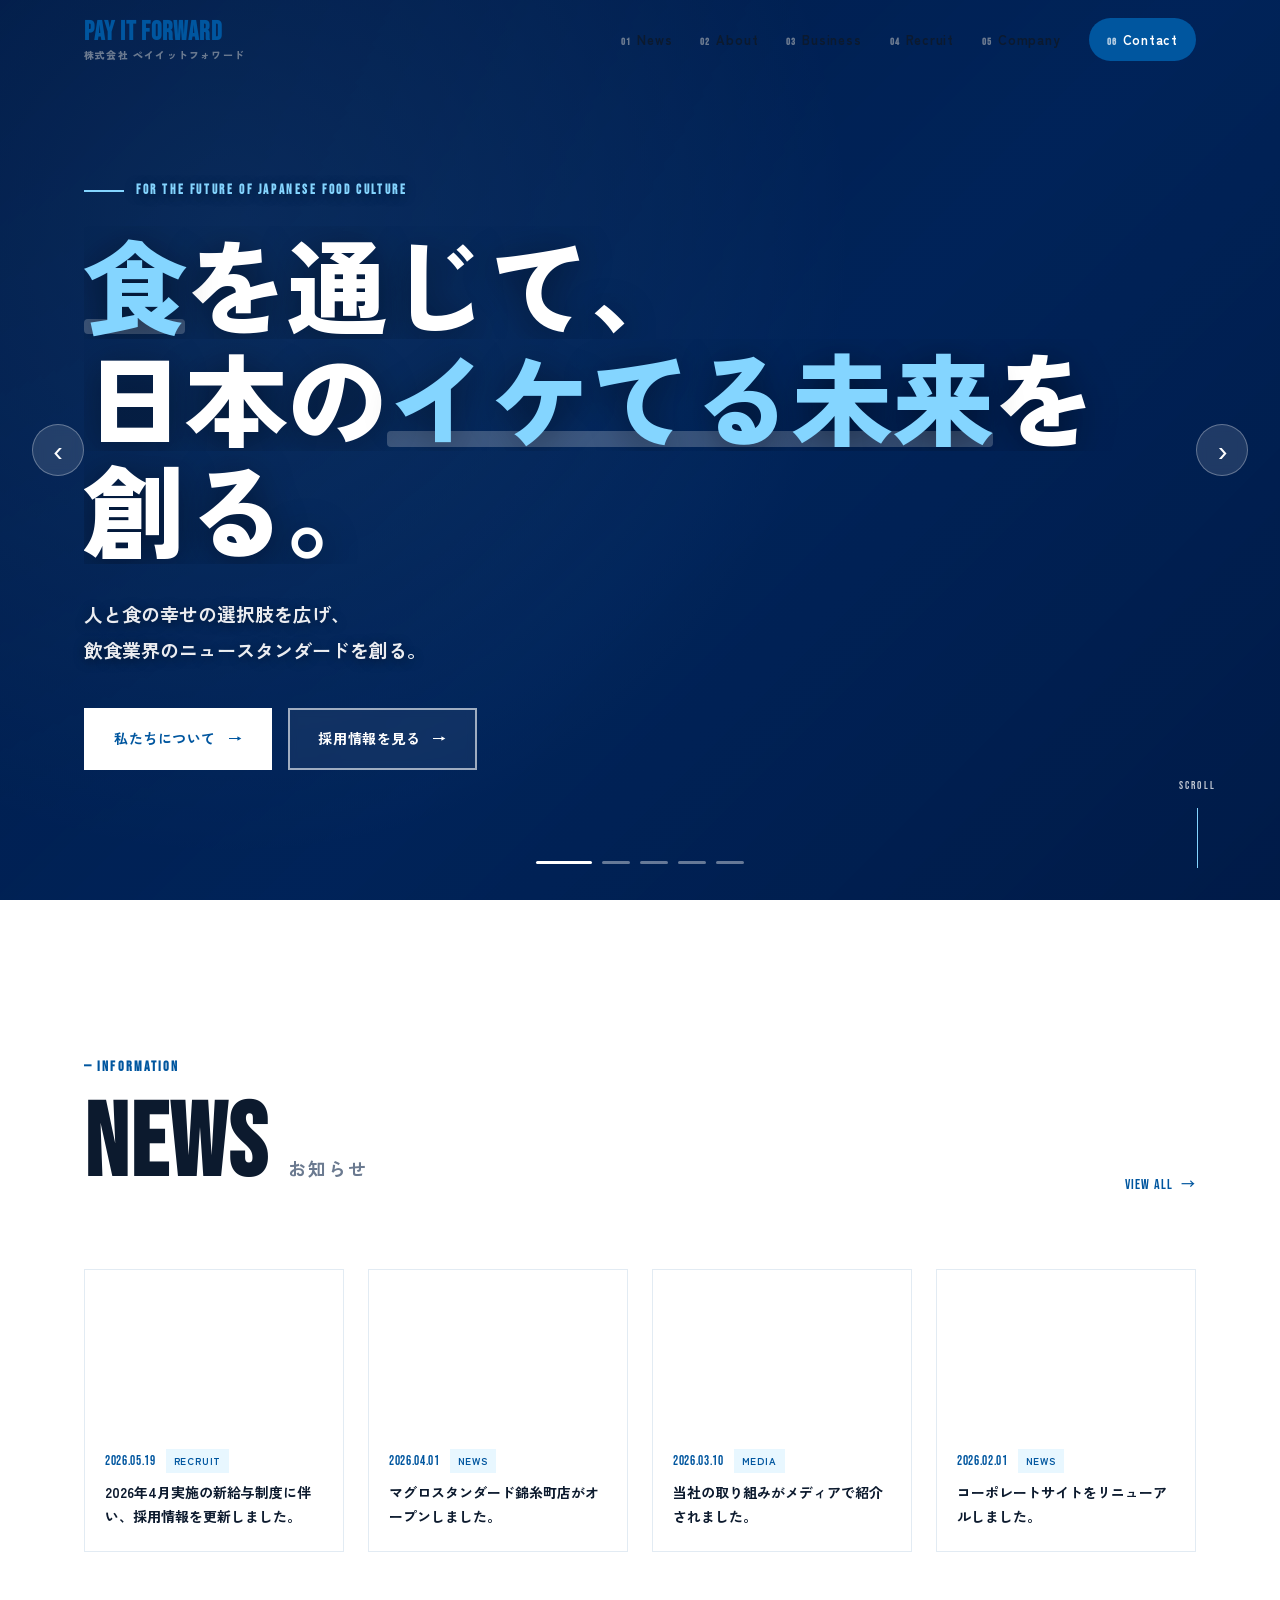
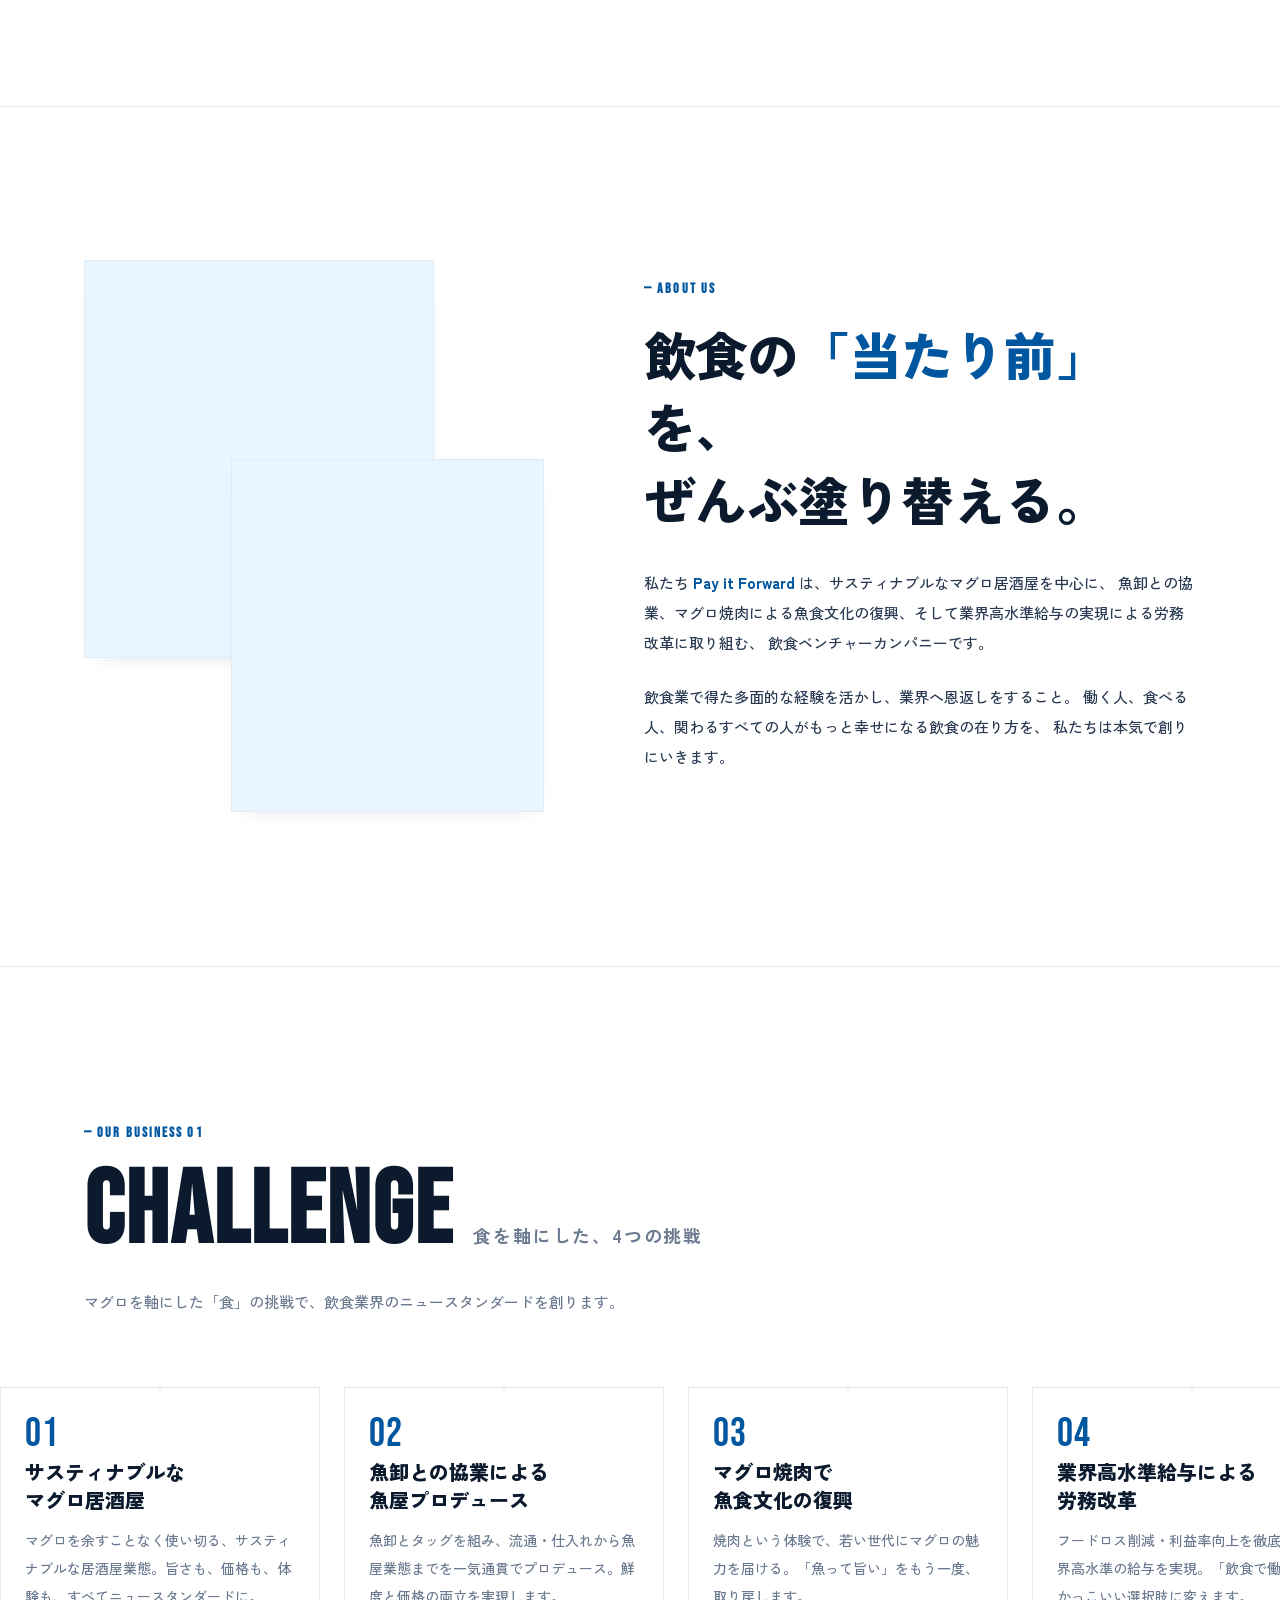
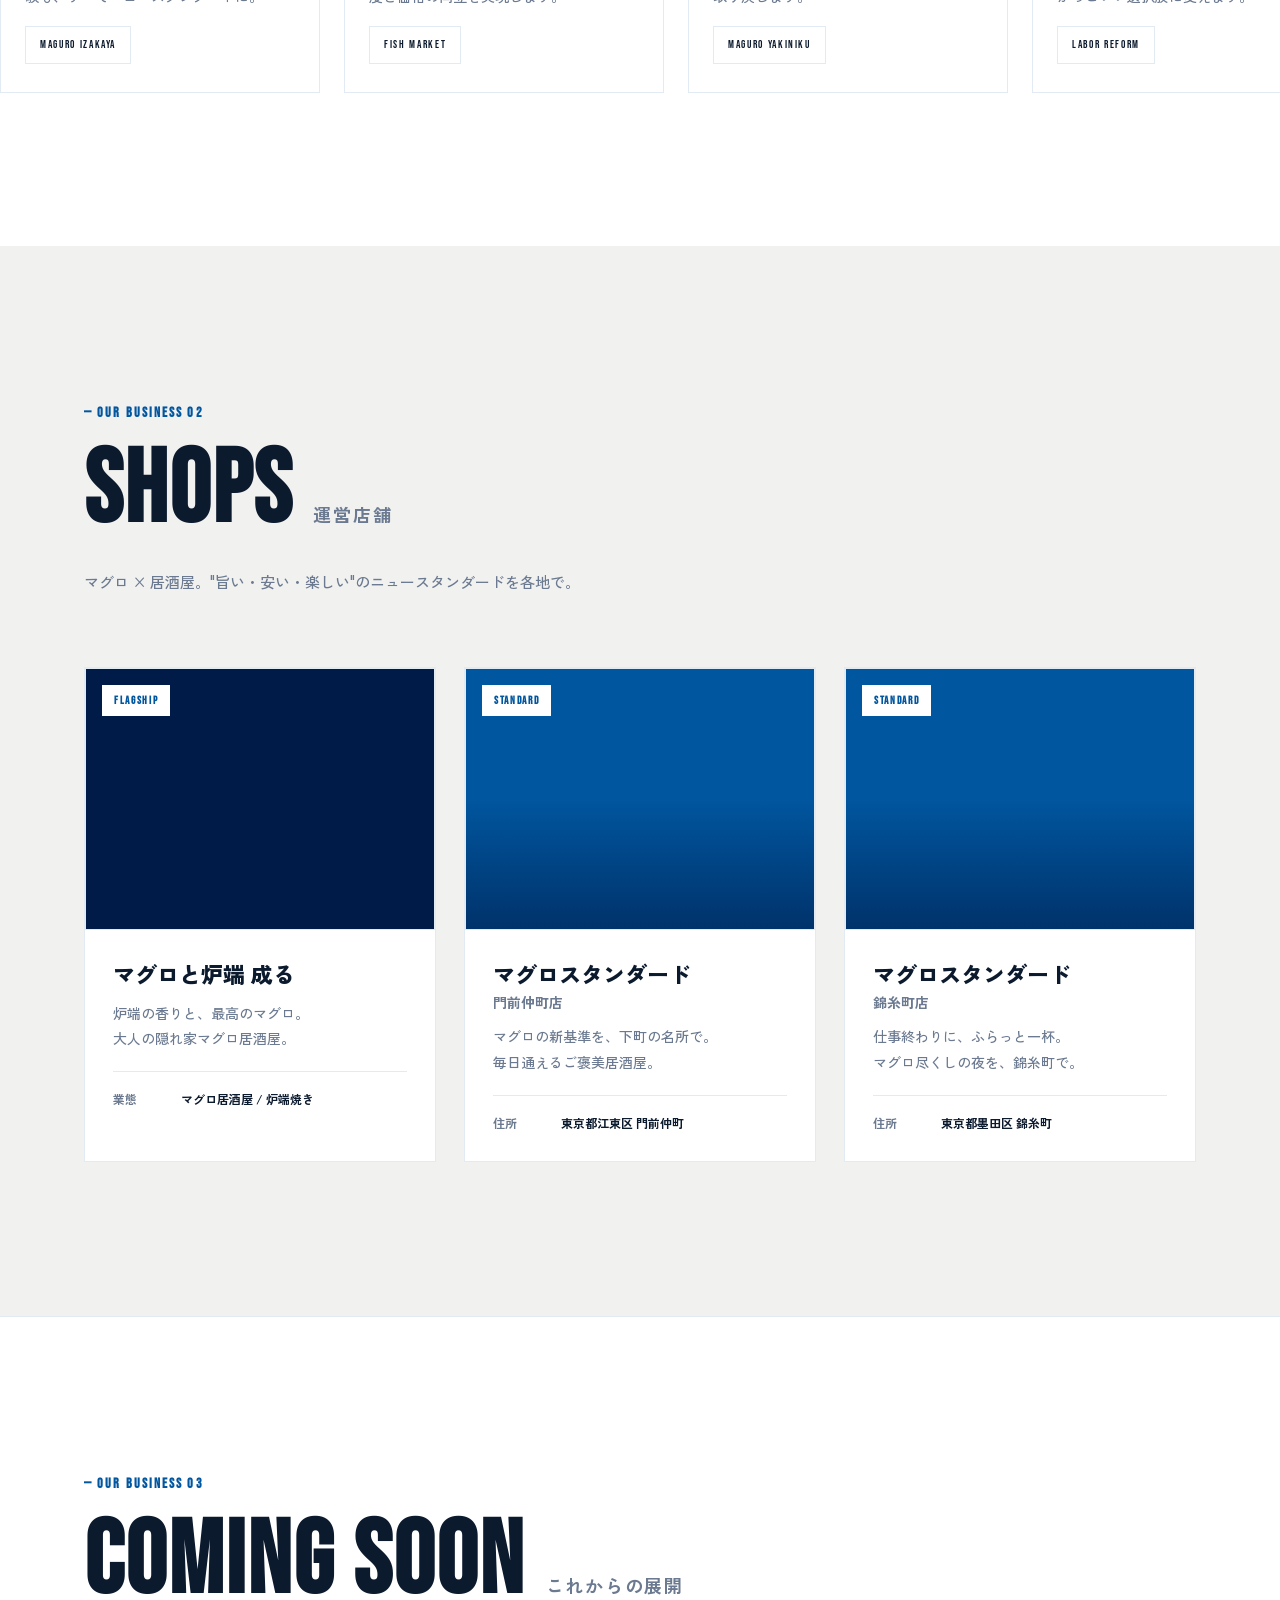
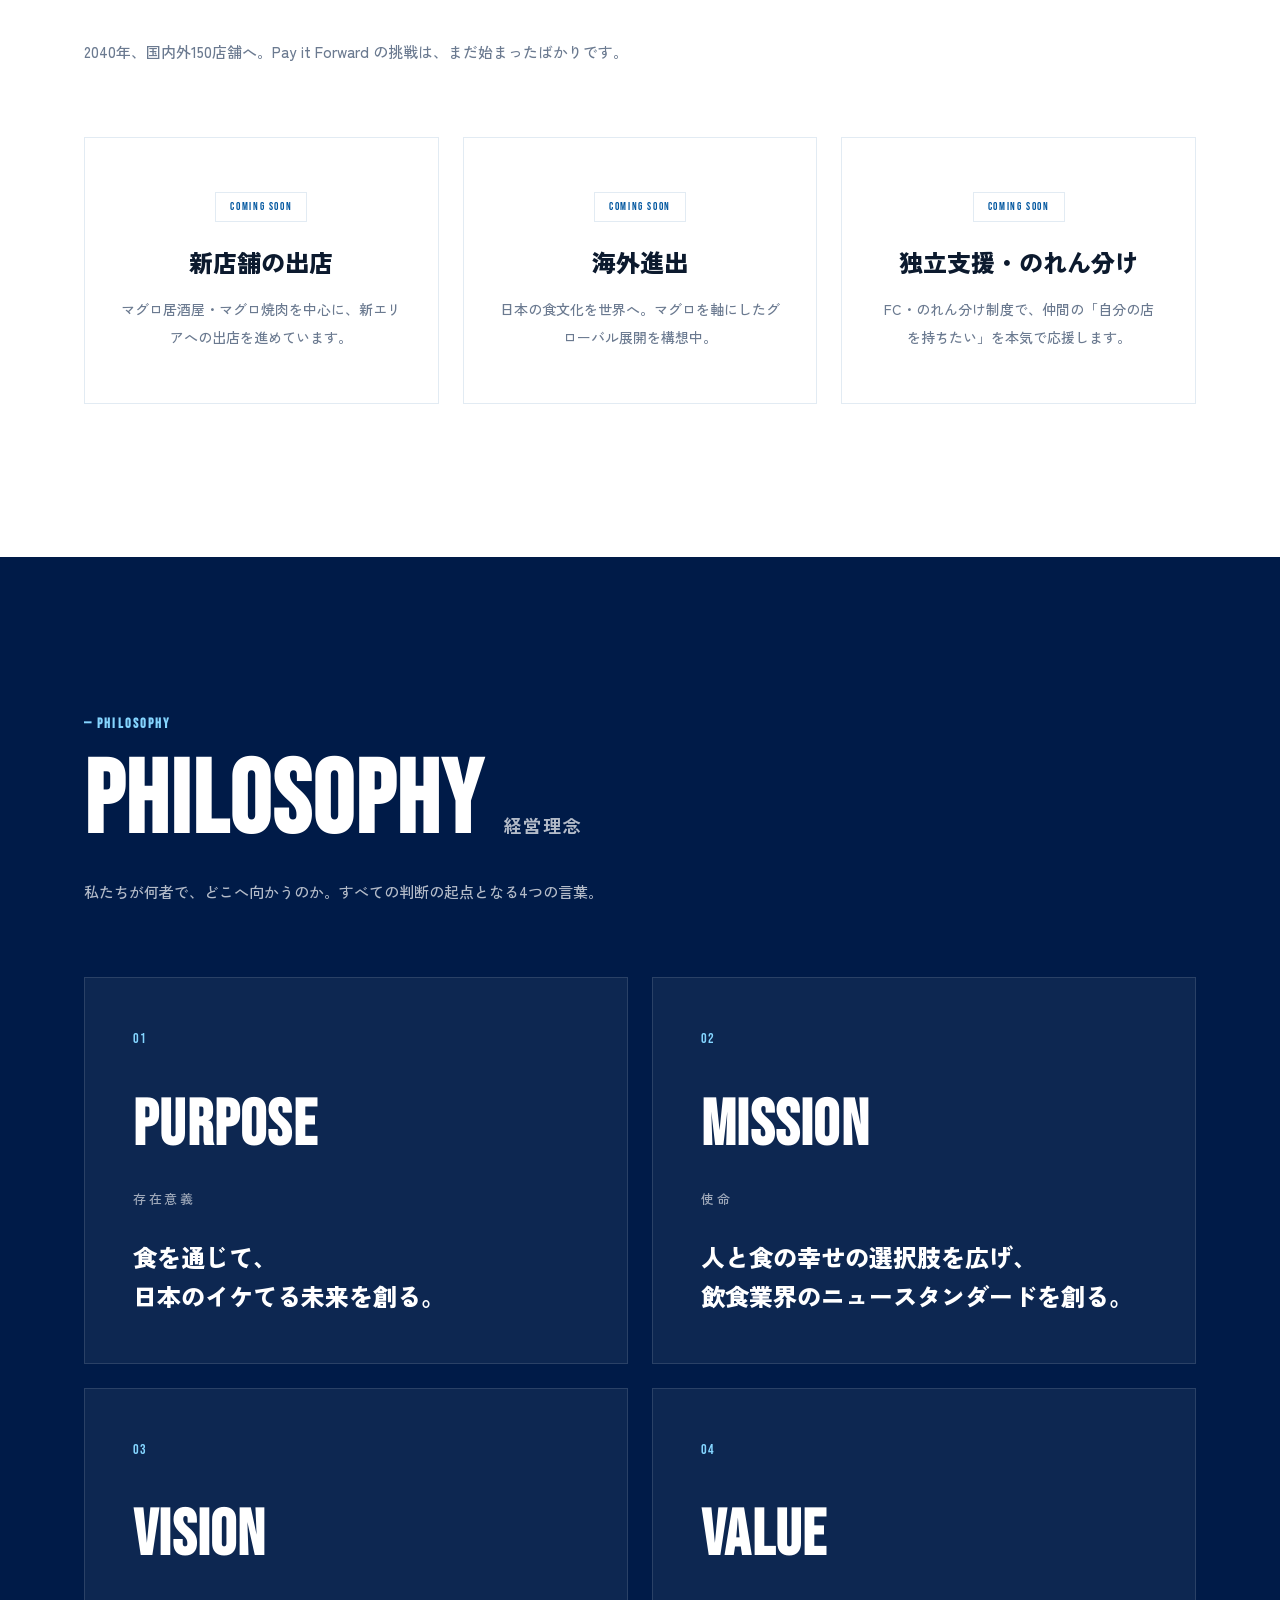
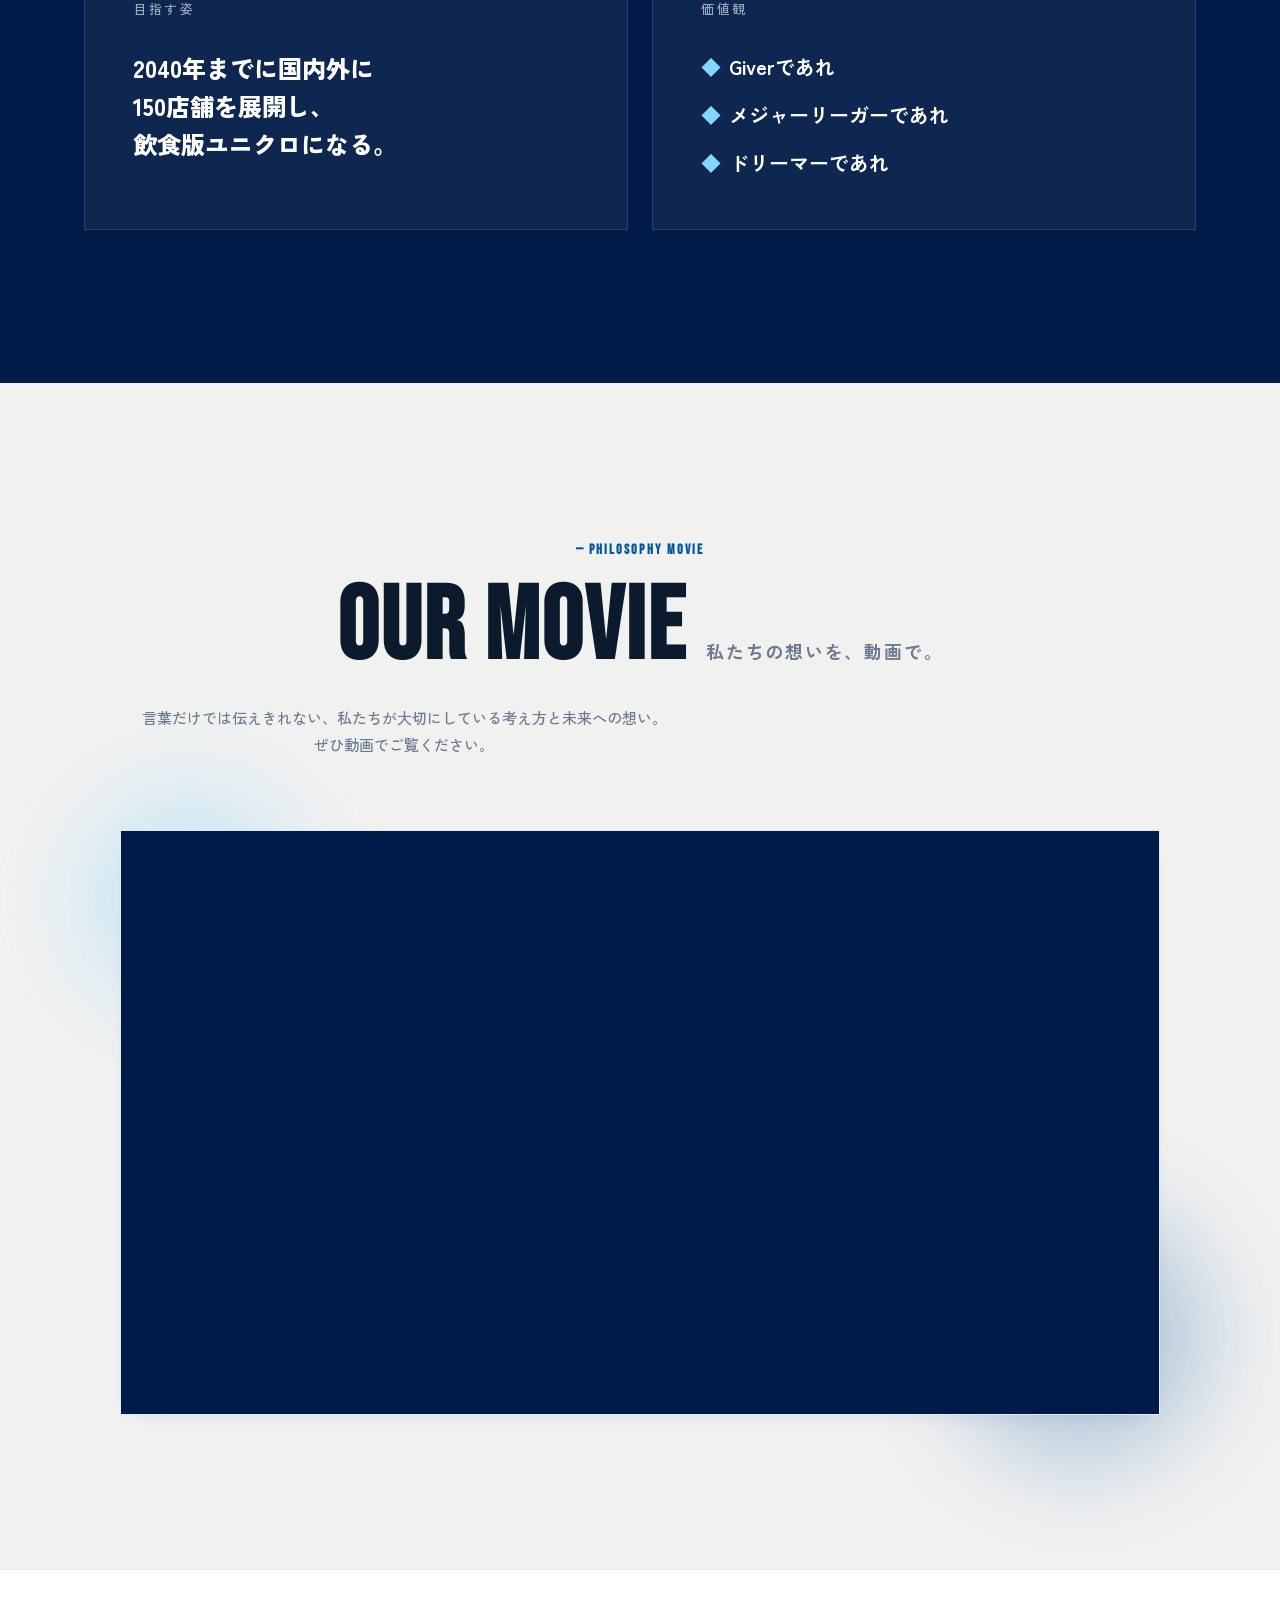
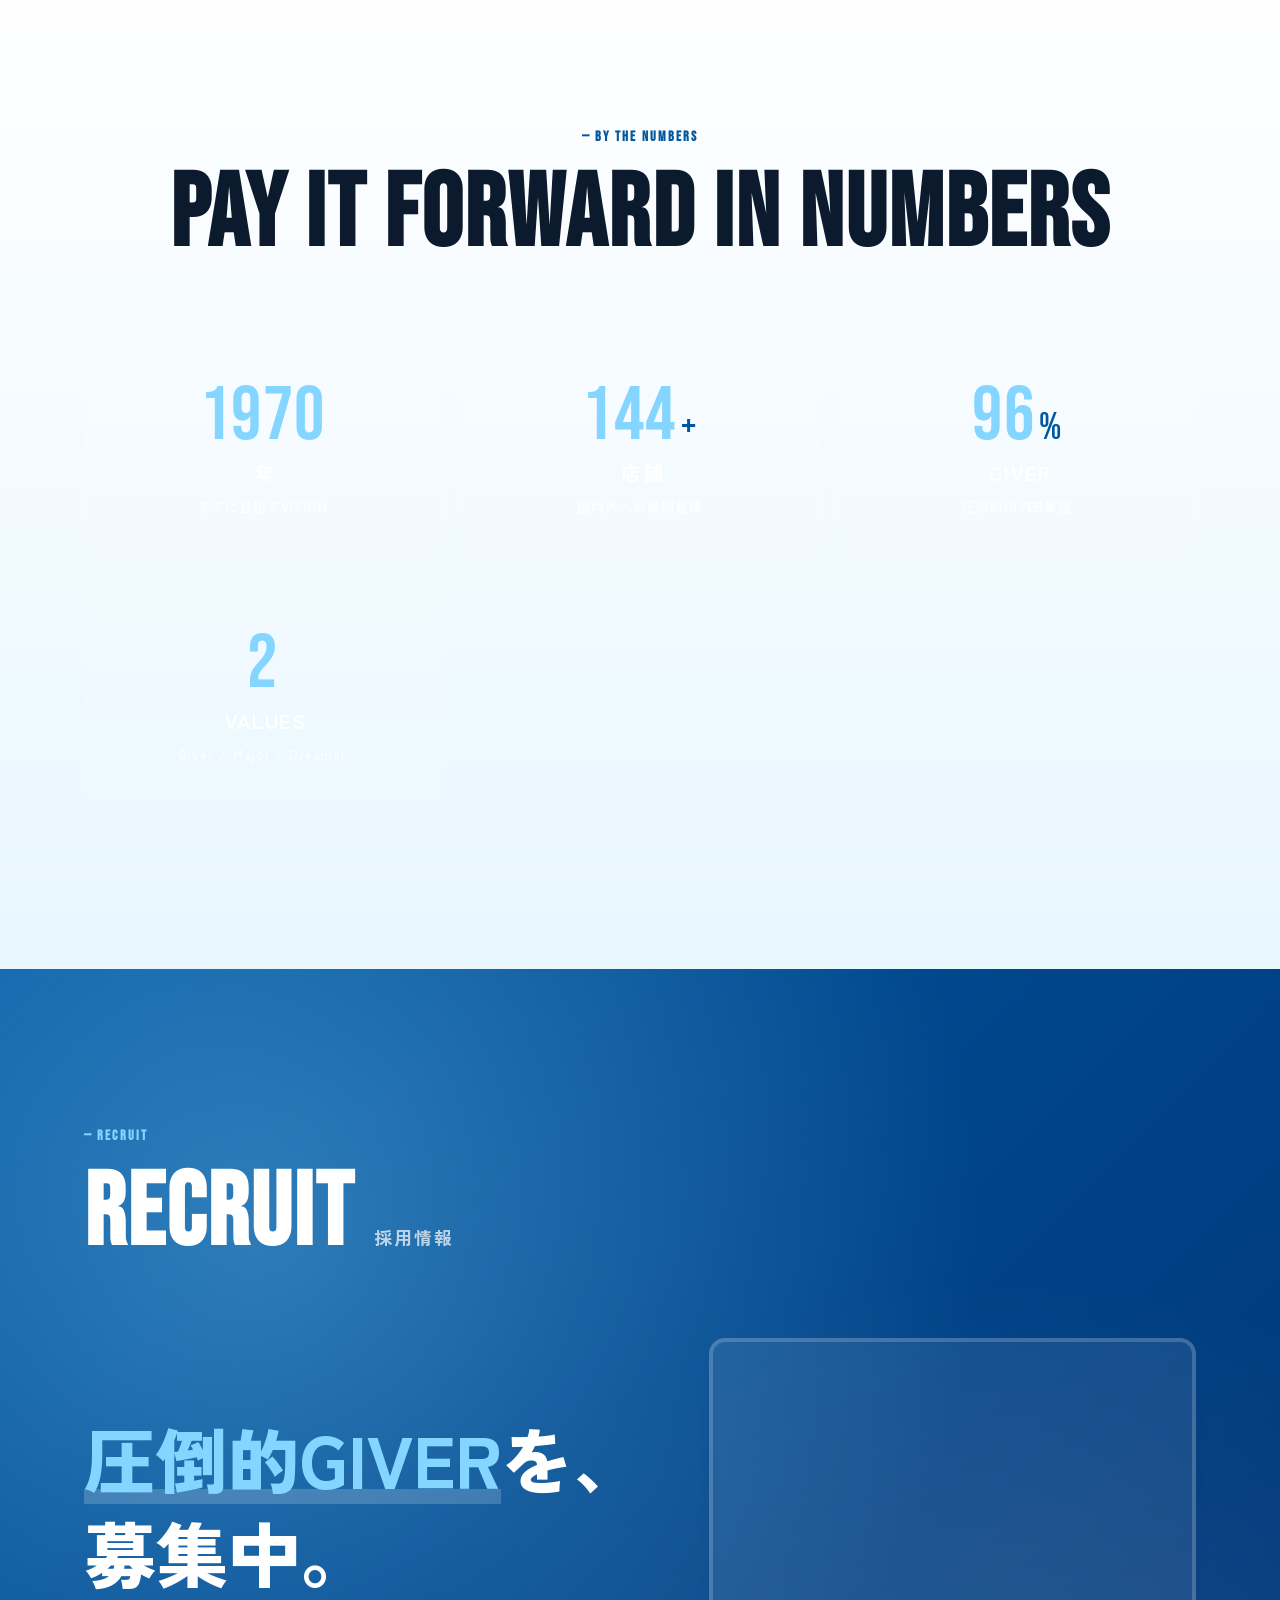
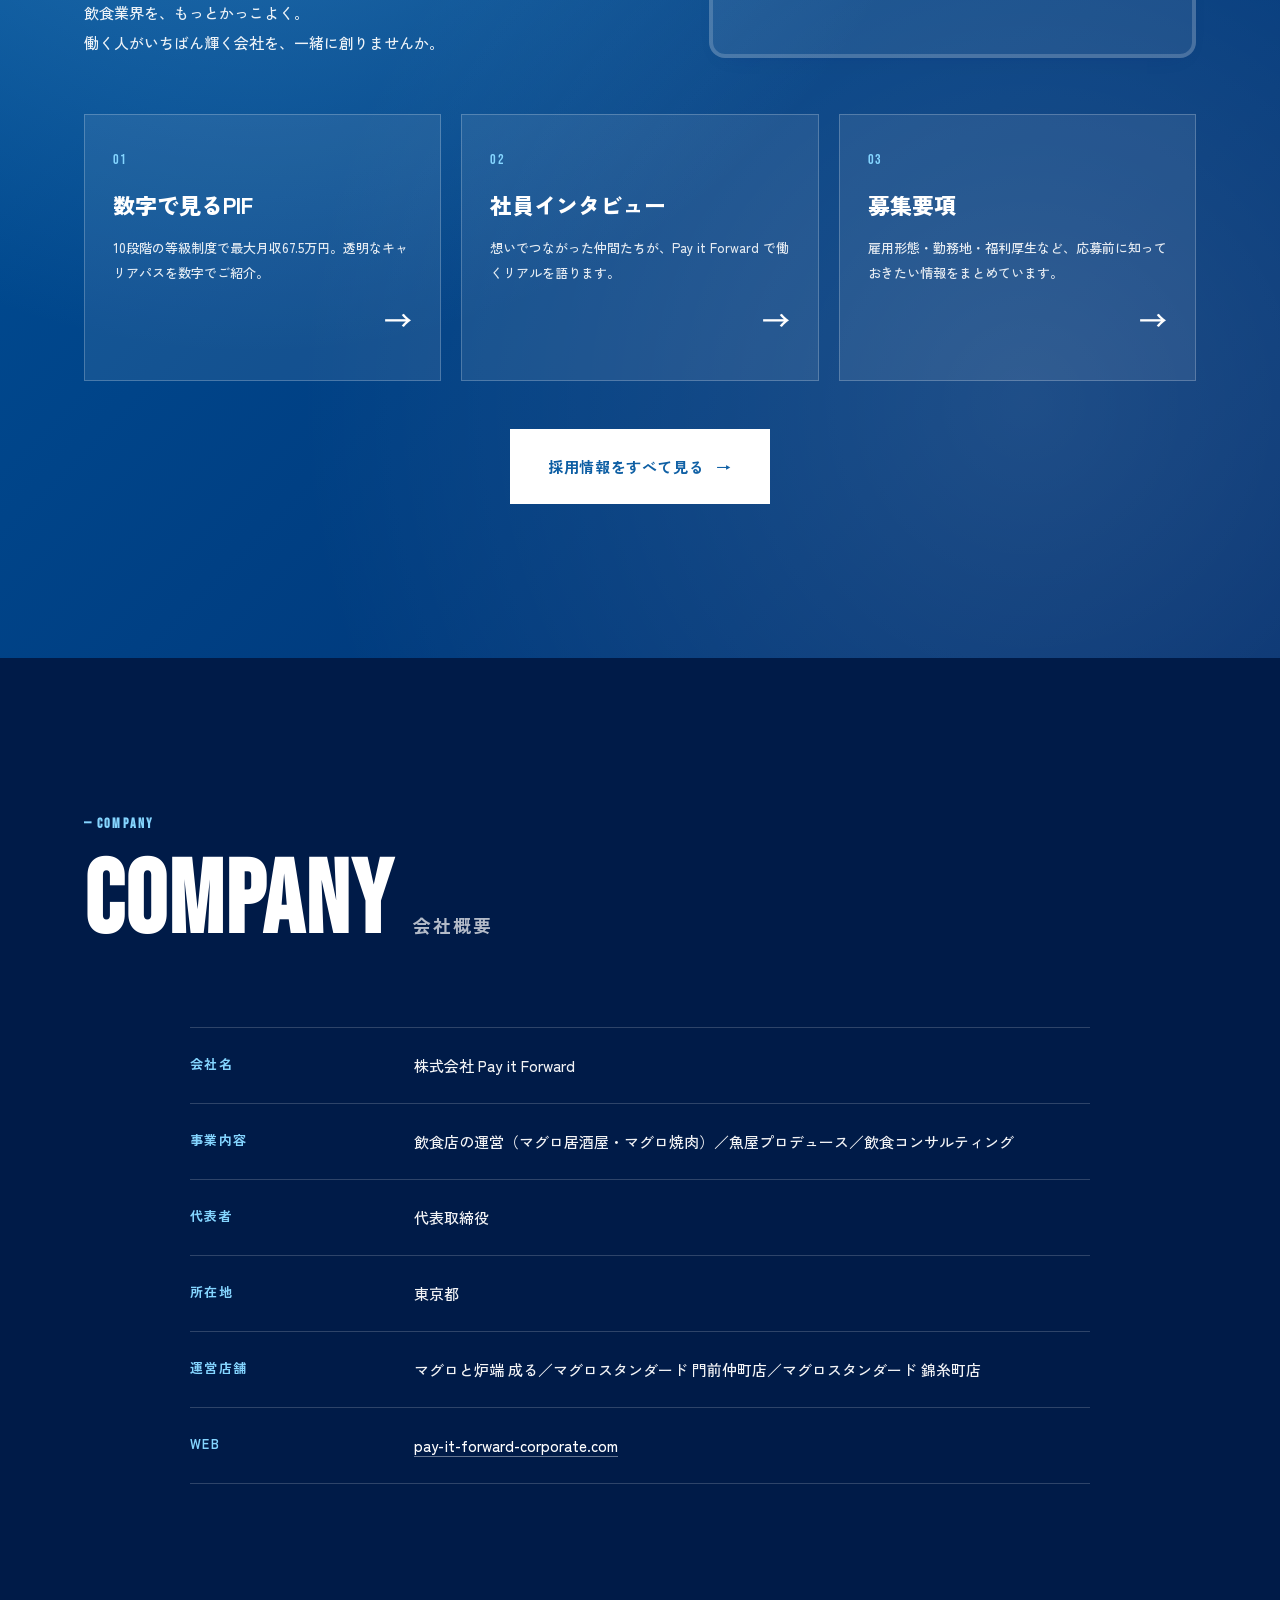
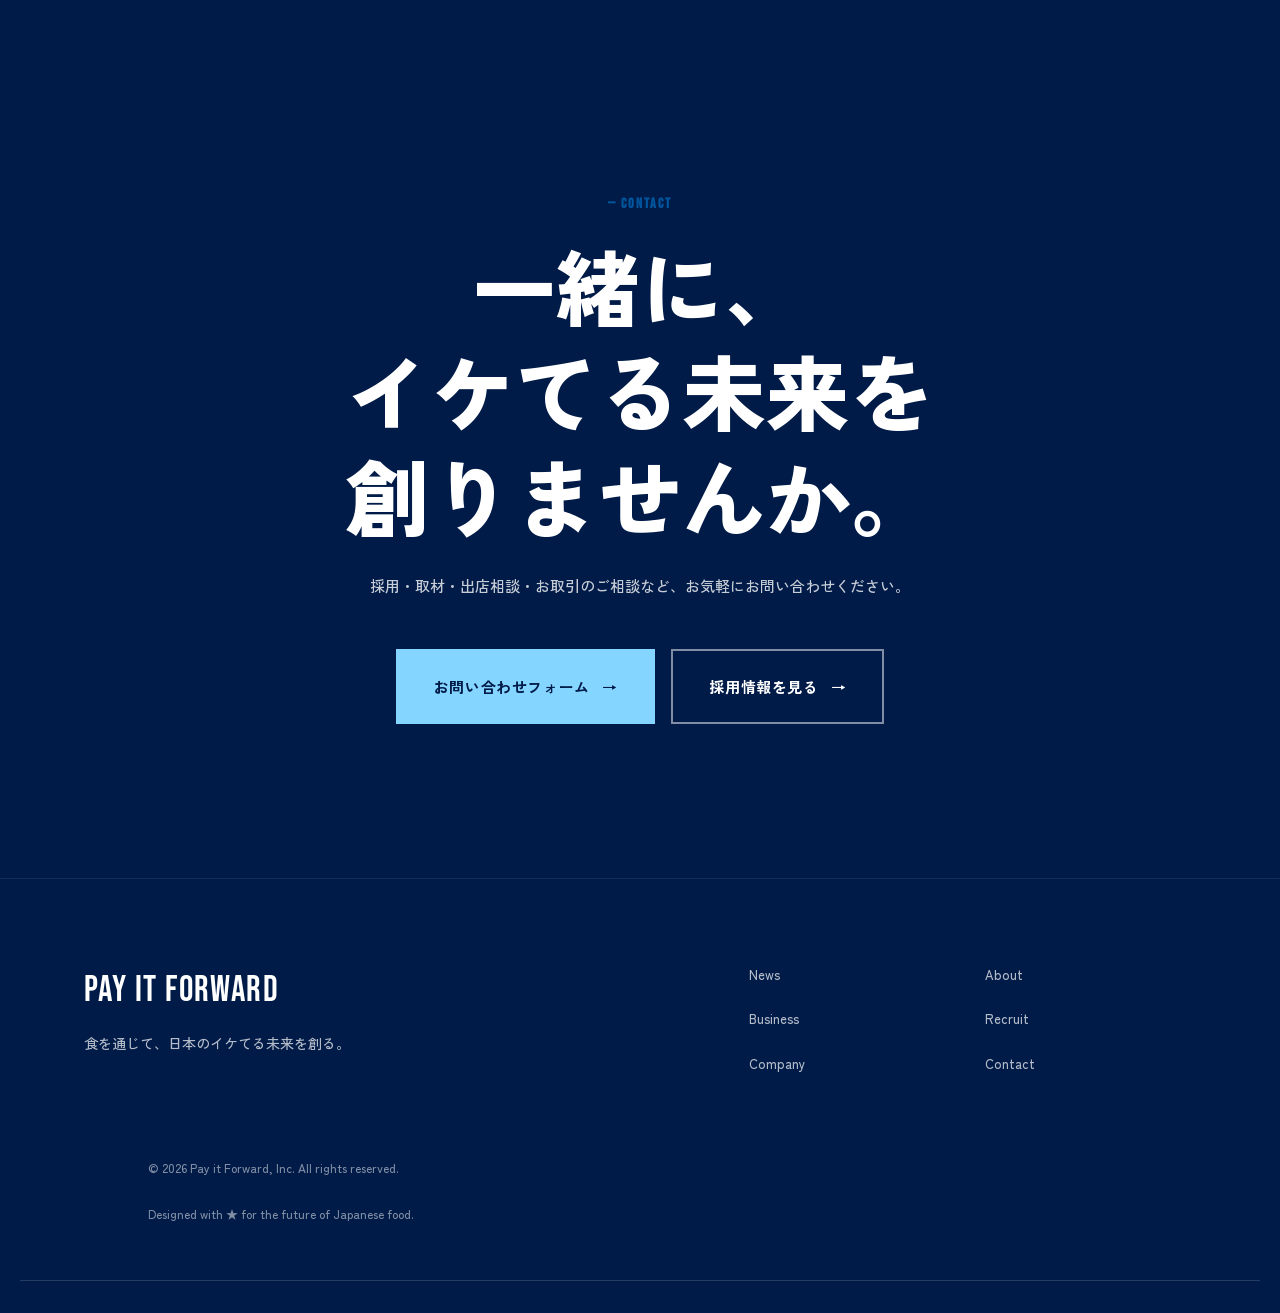
<file: public/index.html>
<!DOCTYPE html>
<html lang="ja">
<head>
  <meta charset="UTF-8" />
  <meta name="viewport" content="width=device-width, initial-scale=1.0" />
  <meta name="description" content="株式会社Pay it Forward｜食を通じて、日本のイケてる未来を創る。マグロ居酒屋を中心に、人と食の幸せの選択肢を広げ、飲食業界のニュースタンダードを創ります。" />
  <meta property="og:title" content="株式会社Pay it Forward｜食を通じて、日本のイケてる未来を創る。" />
  <meta property="og:description" content="人と食の幸せの選択肢を広げ、飲食業界のニュースタンダードを創る。" />
  <title>株式会社Pay it Forward｜食を通じて、日本のイケてる未来を創る。</title>
  <link rel="preconnect" href="https://fonts.googleapis.com">
  <link rel="preconnect" href="https://fonts.gstatic.com" crossorigin>
  <link href="https://fonts.googleapis.com/css2?family=Noto+Sans+JP:wght@400;500;700;900&family=Bebas+Neue&family=Zen+Kaku+Gothic+New:wght@500;700;900&display=swap" rel="stylesheet">
  <link rel="stylesheet" href="css/style.css" />
</head>
<body>

  <!-- ローディング -->
  <div class="loader" id="loader">
    <div class="loader__inner">
      <div class="loader__logo">Pay it Forward</div>
      <div class="loader__bar"><span></span></div>
    </div>
  </div>

  <!-- ヘッダー -->
  <header class="header" id="header">
    <div class="header__inner">
      <a href="#home" class="header__logo">
        <span class="header__logo-en">Pay it Forward</span>
        <span class="header__logo-jp">株式会社 ペイイットフォワード</span>
      </a>
      <nav class="nav" id="nav">
        <ul class="nav__list">
          <li><a href="#news" class="nav__link"><span class="nav__num">01</span>News</a></li>
          <li><a href="#about" class="nav__link"><span class="nav__num">02</span>About</a></li>
          <li><a href="#business" class="nav__link"><span class="nav__num">03</span>Business</a></li>
          <li><a href="recruit.html" class="nav__link"><span class="nav__num">04</span>Recruit</a></li>
          <li><a href="#company" class="nav__link"><span class="nav__num">05</span>Company</a></li>
          <li><a href="#contact" class="nav__link nav__link--cta"><span class="nav__num">06</span>Contact</a></li>
        </ul>
      </nav>
      <button class="hamburger" id="hamburger" aria-label="メニュー">
        <span></span><span></span><span></span>
      </button>
    </div>
  </header>

  <!-- ヒーロー（フルブリードスライドショー） -->
  <section class="hero" id="home">

    <!-- 背景スライダー -->
    <div class="hero-slider" aria-hidden="true">
      <div class="hero-slide is-active"
           style="background-image:url('https://images.unsplash.com/photo-1577219491135-ce391730fb2c?auto=format&fit=crop&w=1800&q=85');"></div>
      <div class="hero-slide"
           style="background-image:url('https://images.unsplash.com/photo-1553621042-f6e147245754?auto=format&fit=crop&w=1800&q=85');"></div>
      <div class="hero-slide"
           style="background-image:url('https://images.unsplash.com/photo-1559339352-11d035aa65de?auto=format&fit=crop&w=1800&q=85');"></div>
      <div class="hero-slide"
           style="background-image:url('https://images.unsplash.com/photo-1517248135467-4c7edcad34c4?auto=format&fit=crop&w=1800&q=85');"></div>
      <div class="hero-slide"
           style="background-image:url('https://images.unsplash.com/photo-1611143669185-af224c5e3252?auto=format&fit=crop&w=1800&q=85');"></div>
    </div>

    <!-- カラーオーバーレイ -->
    <div class="hero-overlay" aria-hidden="true"></div>

    <!-- テキスト -->
    <div class="hero__inner">
      <p class="hero__sub">FOR THE FUTURE OF JAPANESE FOOD CULTURE</p>
      <h1 class="hero__title">
        <span class="hero__line"><em>食</em>を通じて、</span>
        <span class="hero__line">日本の<em>イケてる未来</em>を</span>
        <span class="hero__line">創る。</span>
      </h1>
      <p class="hero__lead">
        人と食の幸せの選択肢を広げ、<br>
        飲食業界のニュースタンダードを創る。
      </p>
      <div class="hero__cta">
        <a href="#about" class="btn btn--primary">私たちについて<span>→</span></a>
        <a href="recruit.html" class="btn btn--ghost">採用情報を見る<span>→</span></a>
      </div>
    </div>

    <!-- スライドインジケーター -->
    <div class="hero-dots" role="tablist" aria-label="ヒーロースライド">
      <button class="hero-dot is-active" type="button" role="tab" aria-label="スライド 1" data-slide="0"></button>
      <button class="hero-dot" type="button" role="tab" aria-label="スライド 2" data-slide="1"></button>
      <button class="hero-dot" type="button" role="tab" aria-label="スライド 3" data-slide="2"></button>
      <button class="hero-dot" type="button" role="tab" aria-label="スライド 4" data-slide="3"></button>
      <button class="hero-dot" type="button" role="tab" aria-label="スライド 5" data-slide="4"></button>
    </div>

    <!-- 左右コントロール -->
    <button class="hero-arrow hero-arrow--prev" type="button" aria-label="前のスライドへ">‹</button>
    <button class="hero-arrow hero-arrow--next" type="button" aria-label="次のスライドへ">›</button>

    <div class="hero__scroll" aria-hidden="true">
      <span>SCROLL</span>
      <div class="hero__scroll-line"></div>
    </div>
  </section>

  <!-- Information / News -->
  <section class="news section" id="news">
    <div class="inner">
      <header class="section__head news__head">
        <div>
          <p class="section__num">— INFORMATION</p>
          <h2 class="section__title">
            <span class="section__title-en">News</span>
            <span class="section__title-jp">お知らせ</span>
          </h2>
        </div>
        <a href="#news" class="news__all">View All<span>→</span></a>
      </header>

      <div class="news__list">
        <a href="#news" class="news-card">
          <div class="news-card__thumb" style="background-image:url('https://images.unsplash.com/photo-1559339352-11d035aa65de?auto=format&fit=crop&w=600&q=80');"></div>
          <div class="news-card__body">
            <p class="news-card__meta"><time>2026.05.19</time><span class="news-card__tag">RECRUIT</span></p>
            <p class="news-card__title">2026年4月実施の新給与制度に伴い、採用情報を更新しました。</p>
          </div>
        </a>
        <a href="#news" class="news-card">
          <div class="news-card__thumb" style="background-image:url('https://images.unsplash.com/photo-1517248135467-4c7edcad34c4?auto=format&fit=crop&w=600&q=80');"></div>
          <div class="news-card__body">
            <p class="news-card__meta"><time>2026.04.01</time><span class="news-card__tag">NEWS</span></p>
            <p class="news-card__title">マグロスタンダード錦糸町店がオープンしました。</p>
          </div>
        </a>
        <a href="#news" class="news-card">
          <div class="news-card__thumb" style="background-image:url('https://images.unsplash.com/photo-1611143669185-af224c5e3252?auto=format&fit=crop&w=600&q=80');"></div>
          <div class="news-card__body">
            <p class="news-card__meta"><time>2026.03.10</time><span class="news-card__tag">MEDIA</span></p>
            <p class="news-card__title">当社の取り組みがメディアで紹介されました。</p>
          </div>
        </a>
        <a href="#news" class="news-card">
          <div class="news-card__thumb" style="background-image:url('https://images.unsplash.com/photo-1556909114-f6e7ad7d3136?auto=format&fit=crop&w=600&q=80');"></div>
          <div class="news-card__body">
            <p class="news-card__meta"><time>2026.02.01</time><span class="news-card__tag">NEWS</span></p>
            <p class="news-card__title">コーポレートサイトをリニューアルしました。</p>
          </div>
        </a>
      </div>
    </div>
  </section>

  <!-- About / Intro -->
  <section class="intro section" id="about">
    <div class="intro__inner inner">
      <div class="intro__media">
        <div class="intro__photo intro__photo--1"
             style="background-image:url('https://images.unsplash.com/photo-1414235077428-338989a2e8c0?auto=format&fit=crop&w=900&q=80');"
             aria-label="居酒屋カウンター"></div>
        <div class="intro__photo intro__photo--2"
             style="background-image:url('https://images.unsplash.com/photo-1517248135467-4c7edcad34c4?auto=format&fit=crop&w=600&q=80');"
             aria-label="和食レストラン"></div>
      </div>
      <div class="intro__body">
        <div class="intro__copy">
          <p class="section__num">— ABOUT US</p>
          <h2 class="intro__title">
            飲食の<em>「当たり前」</em>を、<br>
            ぜんぶ塗り替える。
          </h2>
        </div>
        <div class="intro__text">
          <p>
            私たち <strong>Pay it Forward</strong> は、サスティナブルなマグロ居酒屋を中心に、
            魚卸との協業、マグロ焼肉による魚食文化の復興、そして業界高水準給与の実現による労務改革に取り組む、
            飲食ベンチャーカンパニーです。
          </p>
          <p>
            飲食業で得た多面的な経験を活かし、業界へ恩返しをすること。
            働く人、食べる人、関わるすべての人がもっと幸せになる飲食の在り方を、
            私たちは本気で創りにいきます。
          </p>
        </div>
      </div>
    </div>
  </section>

  <!-- Our Business 01 -->
  <section class="business section" id="business">
    <div class="inner">
      <header class="section__head">
        <p class="section__num">— OUR BUSINESS 01</p>
        <h2 class="section__title">
          <span class="section__title-en">Challenge</span>
          <span class="section__title-jp">食を軸にした、4つの挑戦</span>
        </h2>
        <p class="section__desc">マグロを軸にした「食」の挑戦で、飲食業界のニュースタンダードを創ります。</p>
      </header>
    </div>

    <div class="biz-scroll">
      <div class="biz-scroll__track inner">
        <article class="biz">
          <div class="biz__photo"
               style="background-image:url('https://images.unsplash.com/photo-1611143669185-af224c5e3252?auto=format&fit=crop&w=600&q=80');"
               aria-label="マグロ寿司"></div>
          <div class="biz__body">
            <div class="biz__num">01</div>
            <h3 class="biz__title">サスティナブルな<br>マグロ居酒屋</h3>
            <p class="biz__text">マグロを余すことなく使い切る、サスティナブルな居酒屋業態。旨さも、価格も、体験も、すべてニュースタンダードに。</p>
            <div class="biz__tag">MAGURO IZAKAYA</div>
          </div>
        </article>

        <article class="biz">
          <div class="biz__photo"
               style="background-image:url('https://images.unsplash.com/photo-1565299624946-b28f40a0ae38?auto=format&fit=crop&w=600&q=80');"
               aria-label="魚市場"></div>
          <div class="biz__body">
            <div class="biz__num">02</div>
            <h3 class="biz__title">魚卸との協業による<br>魚屋プロデュース</h3>
            <p class="biz__text">魚卸とタッグを組み、流通・仕入れから魚屋業態までを一気通貫でプロデュース。鮮度と価格の両立を実現します。</p>
            <div class="biz__tag">FISH MARKET</div>
          </div>
        </article>

        <article class="biz">
          <div class="biz__photo"
               style="background-image:url('https://images.unsplash.com/photo-1535007813616-79dc02ba4021?auto=format&fit=crop&w=600&q=80');"
               aria-label="マグロ焼肉"></div>
          <div class="biz__body">
            <div class="biz__num">03</div>
            <h3 class="biz__title">マグロ焼肉で<br>魚食文化の復興</h3>
            <p class="biz__text">焼肉という体験で、若い世代にマグロの魅力を届ける。「魚って旨い」をもう一度、取り戻します。</p>
            <div class="biz__tag">MAGURO YAKINIKU</div>
          </div>
        </article>

        <article class="biz">
          <div class="biz__photo"
               style="background-image:url('https://images.unsplash.com/photo-1556909114-f6e7ad7d3136?auto=format&fit=crop&w=600&q=80');"
               aria-label="厨房・チーム"></div>
          <div class="biz__body">
            <div class="biz__num">04</div>
            <h3 class="biz__title">業界高水準給与による<br>労務改革</h3>
            <p class="biz__text">フードロス削減・利益率向上を徹底し、業界高水準の給与を実現。「飲食で働く」をかっこいい選択肢に変えます。</p>
            <div class="biz__tag">LABOR REFORM</div>
          </div>
        </article>
      </div>
    </div>
  </section>

  <!-- Our Business 02 -->
  <section class="brand section section--cream" id="brand">
    <div class="inner">
      <header class="section__head">
        <p class="section__num">— OUR BUSINESS 02</p>
        <h2 class="section__title">
          <span class="section__title-en">Shops</span>
          <span class="section__title-jp">運営店舗</span>
        </h2>
        <p class="section__desc">マグロ × 居酒屋。"旨い・安い・楽しい"のニュースタンダードを各地で。</p>
      </header>

      <div class="brand__grid">
        <article class="shop">
          <div class="shop__img shop__img--1"
               style="background-image:url('https://images.unsplash.com/photo-1559339352-11d035aa65de?auto=format&fit=crop&w=900&q=80');">
            <span class="shop__badge">FLAGSHIP</span>
          </div>
          <div class="shop__body">
            <h3 class="shop__name">マグロと炉端 成る</h3>
            <p class="shop__copy">炉端の香りと、最高のマグロ。<br>大人の隠れ家マグロ居酒屋。</p>
            <dl class="shop__meta">
              <dt>業態</dt><dd>マグロ居酒屋 / 炉端焼き</dd>
            </dl>
          </div>
        </article>

        <article class="shop">
          <div class="shop__img shop__img--2"
               style="background-image:url('https://images.unsplash.com/photo-1517248135467-4c7edcad34c4?auto=format&fit=crop&w=900&q=80');">
            <span class="shop__badge">STANDARD</span>
          </div>
          <div class="shop__body">
            <h3 class="shop__name">マグロスタンダード<br><small>門前仲町店</small></h3>
            <p class="shop__copy">マグロの新基準を、下町の名所で。<br>毎日通えるご褒美居酒屋。</p>
            <dl class="shop__meta">
              <dt>住所</dt><dd>東京都江東区 門前仲町</dd>
            </dl>
          </div>
        </article>

        <article class="shop">
          <div class="shop__img shop__img--3"
               style="background-image:url('https://images.unsplash.com/photo-1579871494447-9811cf80d66c?auto=format&fit=crop&w=900&q=80');">
            <span class="shop__badge">STANDARD</span>
          </div>
          <div class="shop__body">
            <h3 class="shop__name">マグロスタンダード<br><small>錦糸町店</small></h3>
            <p class="shop__copy">仕事終わりに、ふらっと一杯。<br>マグロ尽くしの夜を、錦糸町で。</p>
            <dl class="shop__meta">
              <dt>住所</dt><dd>東京都墨田区 錦糸町</dd>
            </dl>
          </div>
        </article>
      </div>
    </div>
  </section>

  <!-- Our Business 03 / Coming Soon -->
  <section class="soon section" id="future">
    <div class="inner">
      <header class="section__head">
        <p class="section__num">— OUR BUSINESS 03</p>
        <h2 class="section__title">
          <span class="section__title-en">Coming Soon</span>
          <span class="section__title-jp">これからの展開</span>
        </h2>
        <p class="section__desc">2040年、国内外150店舗へ。Pay it Forward の挑戦は、まだ始まったばかりです。</p>
      </header>

      <div class="soon__grid">
        <article class="soon-card">
          <div class="soon-card__badge">COMING SOON</div>
          <h3 class="soon-card__title">新店舗の出店</h3>
          <p class="soon-card__text">マグロ居酒屋・マグロ焼肉を中心に、新エリアへの出店を進めています。</p>
        </article>
        <article class="soon-card">
          <div class="soon-card__badge">COMING SOON</div>
          <h3 class="soon-card__title">海外進出</h3>
          <p class="soon-card__text">日本の食文化を世界へ。マグロを軸にしたグローバル展開を構想中。</p>
        </article>
        <article class="soon-card">
          <div class="soon-card__badge">COMING SOON</div>
          <h3 class="soon-card__title">独立支援・のれん分け</h3>
          <p class="soon-card__text">FC・のれん分け制度で、仲間の「自分の店を持ちたい」を本気で応援します。</p>
        </article>
      </div>
    </div>
  </section>

  <!-- Philosophy -->
  <section class="philosophy section section--dark" id="philosophy">
    <div class="inner">
      <header class="section__head">
        <p class="section__num">— PHILOSOPHY</p>
        <h2 class="section__title">
          <span class="section__title-en">Philosophy</span>
          <span class="section__title-jp">経営理念</span>
        </h2>
        <p class="section__desc">私たちが何者で、どこへ向かうのか。すべての判断の起点となる4つの言葉。</p>
      </header>

      <div class="philosophy__grid">
        <article class="phil-card" data-color="red">
          <p class="phil-card__num">01</p>
          <h3 class="phil-card__en">PURPOSE</h3>
          <p class="phil-card__jp">存在意義</p>
          <p class="phil-card__copy">食を通じて、<br>日本のイケてる未来を創る。</p>
        </article>

        <article class="phil-card" data-color="gold">
          <p class="phil-card__num">02</p>
          <h3 class="phil-card__en">MISSION</h3>
          <p class="phil-card__jp">使命</p>
          <p class="phil-card__copy">人と食の幸せの選択肢を広げ、<br>飲食業界のニュースタンダードを創る。</p>
        </article>

        <article class="phil-card" data-color="cream">
          <p class="phil-card__num">03</p>
          <h3 class="phil-card__en">VISION</h3>
          <p class="phil-card__jp">目指す姿</p>
          <p class="phil-card__copy">2040年までに国内外に<br>150店舗を展開し、<br>飲食版ユニクロになる。</p>
        </article>

        <article class="phil-card" data-color="dark">
          <p class="phil-card__num">04</p>
          <h3 class="phil-card__en">VALUE</h3>
          <p class="phil-card__jp">価値観</p>
          <ul class="phil-card__list">
            <li>Giverであれ</li>
            <li>メジャーリーガーであれ</li>
            <li>ドリーマーであれ</li>
          </ul>
        </article>
      </div>
    </div>
  </section>

  <!-- Movie -->
  <section class="movie section section--cream" id="movie">
    <div class="inner">
      <header class="section__head section__head--center">
        <p class="section__num">— PHILOSOPHY MOVIE</p>
        <h2 class="section__title">
          <span class="section__title-en">Our Movie</span>
          <span class="section__title-jp">私たちの想いを、動画で。</span>
        </h2>
        <p class="section__desc">
          言葉だけでは伝えきれない、私たちが大切にしている考え方と未来への想い。<br>
          ぜひ動画でご覧ください。
        </p>
      </header>

      <div class="movie__wrap">
        <div class="movie__frame">
          <iframe
            src="https://www.youtube-nocookie.com/embed/_uN5xWZHak0?rel=0&modestbranding=1"
            title="株式会社Pay it Forward 理念動画"
            loading="lazy"
            allow="accelerometer; autoplay; clipboard-write; encrypted-media; gyroscope; picture-in-picture; web-share"
            referrerpolicy="strict-origin-when-cross-origin"
            allowfullscreen></iframe>
        </div>
      </div>
    </div>
  </section>

  <!-- Numbers -->
  <section class="numbers section">
    <div class="inner">
      <header class="section__head section__head--center">
        <p class="section__num">— BY THE NUMBERS</p>
        <h2 class="section__title">
          <span class="section__title-en">Pay it Forward in Numbers</span>
        </h2>
      </header>

      <div class="numbers__grid">
        <div class="num-card">
          <p class="num-card__value"><span data-count="2040">2040</span></p>
          <p class="num-card__unit">年</p>
          <p class="num-card__label">までに目指すVISION</p>
        </div>
        <div class="num-card">
          <p class="num-card__value"><span data-count="150">0</span><em>+</em></p>
          <p class="num-card__unit">店舗</p>
          <p class="num-card__label">国内外への展開目標</p>
        </div>
        <div class="num-card">
          <p class="num-card__value"><span data-count="100">0</span><em>%</em></p>
          <p class="num-card__unit">GIVER</p>
          <p class="num-card__label">圧倒的GIVER集団</p>
        </div>
        <div class="num-card">
          <p class="num-card__value"><span data-count="3">0</span></p>
          <p class="num-card__unit">VALUES</p>
          <p class="num-card__label">Giver / Major / Dreamer</p>
        </div>
      </div>
    </div>
  </section>

  <!-- Recruit -->
  <section class="recruit section section--accent" id="recruit">
    <div class="inner">
      <header class="section__head">
        <p class="section__num">— RECRUIT</p>
        <h2 class="section__title">
          <span class="section__title-en">Recruit</span>
          <span class="section__title-jp">採用情報</span>
        </h2>
      </header>

      <div class="recruit__hero">
        <div class="recruit__copy">
          <h3 class="recruit__catch">
            <em>圧倒的GIVER</em>を、<br>
            募集中。
          </h3>
          <p class="recruit__lead">
            飲食業界を、もっとかっこよく。<br>
            働く人がいちばん輝く会社を、一緒に創りませんか。
          </p>
        </div>
        <div class="recruit__photo"
             style="background-image:url('https://images.unsplash.com/photo-1577219491135-ce391730fb2c?auto=format&fit=crop&w=900&q=80');"
             aria-label="チームの様子"></div>
      </div>

      <div class="recruit__cards">
        <a href="recruit.html#numbers" class="rec-card">
          <p class="rec-card__num">01</p>
          <h4 class="rec-card__title">数字で見るPIF</h4>
          <p class="rec-card__text">10段階の等級制度で最大月収67.5万円。透明なキャリアパスを数字でご紹介。</p>
          <span class="rec-card__arrow">→</span>
        </a>
        <a href="recruit.html#interview" class="rec-card">
          <p class="rec-card__num">02</p>
          <h4 class="rec-card__title">社員インタビュー</h4>
          <p class="rec-card__text">想いでつながった仲間たちが、Pay it Forward で働くリアルを語ります。</p>
          <span class="rec-card__arrow">→</span>
        </a>
        <a href="recruit.html#requirements" class="rec-card">
          <p class="rec-card__num">03</p>
          <h4 class="rec-card__title">募集要項</h4>
          <p class="rec-card__text">雇用形態・勤務地・福利厚生など、応募前に知っておきたい情報をまとめています。</p>
          <span class="rec-card__arrow">→</span>
        </a>
      </div>

      <div class="recruit__more">
        <a href="recruit.html" class="btn btn--primary btn--lg">採用情報をすべて見る<span>→</span></a>
      </div>
    </div>
  </section>

  <!-- Company -->
  <section class="company section section--dark" id="company">
    <div class="inner">
      <header class="section__head">
        <p class="section__num">— COMPANY</p>
        <h2 class="section__title">
          <span class="section__title-en">Company</span>
          <span class="section__title-jp">会社概要</span>
        </h2>
      </header>

      <div class="company__inner">
        <dl class="company__list">
          <div class="company__row">
            <dt>会社名</dt>
            <dd>株式会社 Pay it Forward</dd>
          </div>
          <div class="company__row">
            <dt>事業内容</dt>
            <dd>飲食店の運営（マグロ居酒屋・マグロ焼肉）／魚屋プロデュース／飲食コンサルティング</dd>
          </div>
          <div class="company__row">
            <dt>代表者</dt>
            <dd>代表取締役</dd>
          </div>
          <div class="company__row">
            <dt>所在地</dt>
            <dd>東京都</dd>
          </div>
          <div class="company__row">
            <dt>運営店舗</dt>
            <dd>マグロと炉端 成る／マグロスタンダード 門前仲町店／マグロスタンダード 錦糸町店</dd>
          </div>
          <div class="company__row">
            <dt>WEB</dt>
            <dd><a href="https://pay-it-forward-corporate.com/" target="_blank" rel="noopener">pay-it-forward-corporate.com</a></dd>
          </div>
        </dl>
      </div>
    </div>
  </section>

  <!-- Contact -->
  <section class="contact section" id="contact">
    <div class="inner">
      <div class="contact__inner">
        <p class="section__num">— CONTACT</p>
        <h2 class="contact__title">
          一緒に、<br>
          イケてる未来を<br>
          創りませんか。
        </h2>
        <p class="contact__lead">
          採用・取材・出店相談・お取引のご相談など、お気軽にお問い合わせください。
        </p>
        <div class="contact__btns">
          <a href="mailto:info@pay-it-forward-corporate.com" class="btn btn--primary btn--lg">お問い合わせフォーム<span>→</span></a>
          <a href="recruit.html" class="btn btn--ghost btn--lg">採用情報を見る<span>→</span></a>
        </div>
      </div>
    </div>
  </section>

  <!-- Footer -->
  <footer class="footer">
    <div class="footer__inner inner">
      <div class="footer__brand">
        <p class="footer__logo">Pay it Forward</p>
        <p class="footer__tag">食を通じて、日本のイケてる未来を創る。</p>
      </div>
      <nav class="footer__nav">
        <ul>
          <li><a href="#news">News</a></li>
          <li><a href="#about">About</a></li>
          <li><a href="#business">Business</a></li>
          <li><a href="recruit.html">Recruit</a></li>
          <li><a href="#company">Company</a></li>
          <li><a href="#contact">Contact</a></li>
        </ul>
      </nav>
      <div class="footer__bottom">
        <p>&copy; <span id="year"></span> Pay it Forward, Inc. All rights reserved.</p>
        <p class="footer__credit">Designed with ★ for the future of Japanese food.</p>
      </div>
    </div>
  </footer>

  <a href="#home" class="pagetop" id="pagetop" aria-label="ページトップへ戻る">↑</a>

  <script src="js/main.js"></script>
</body>
</html>
</file>
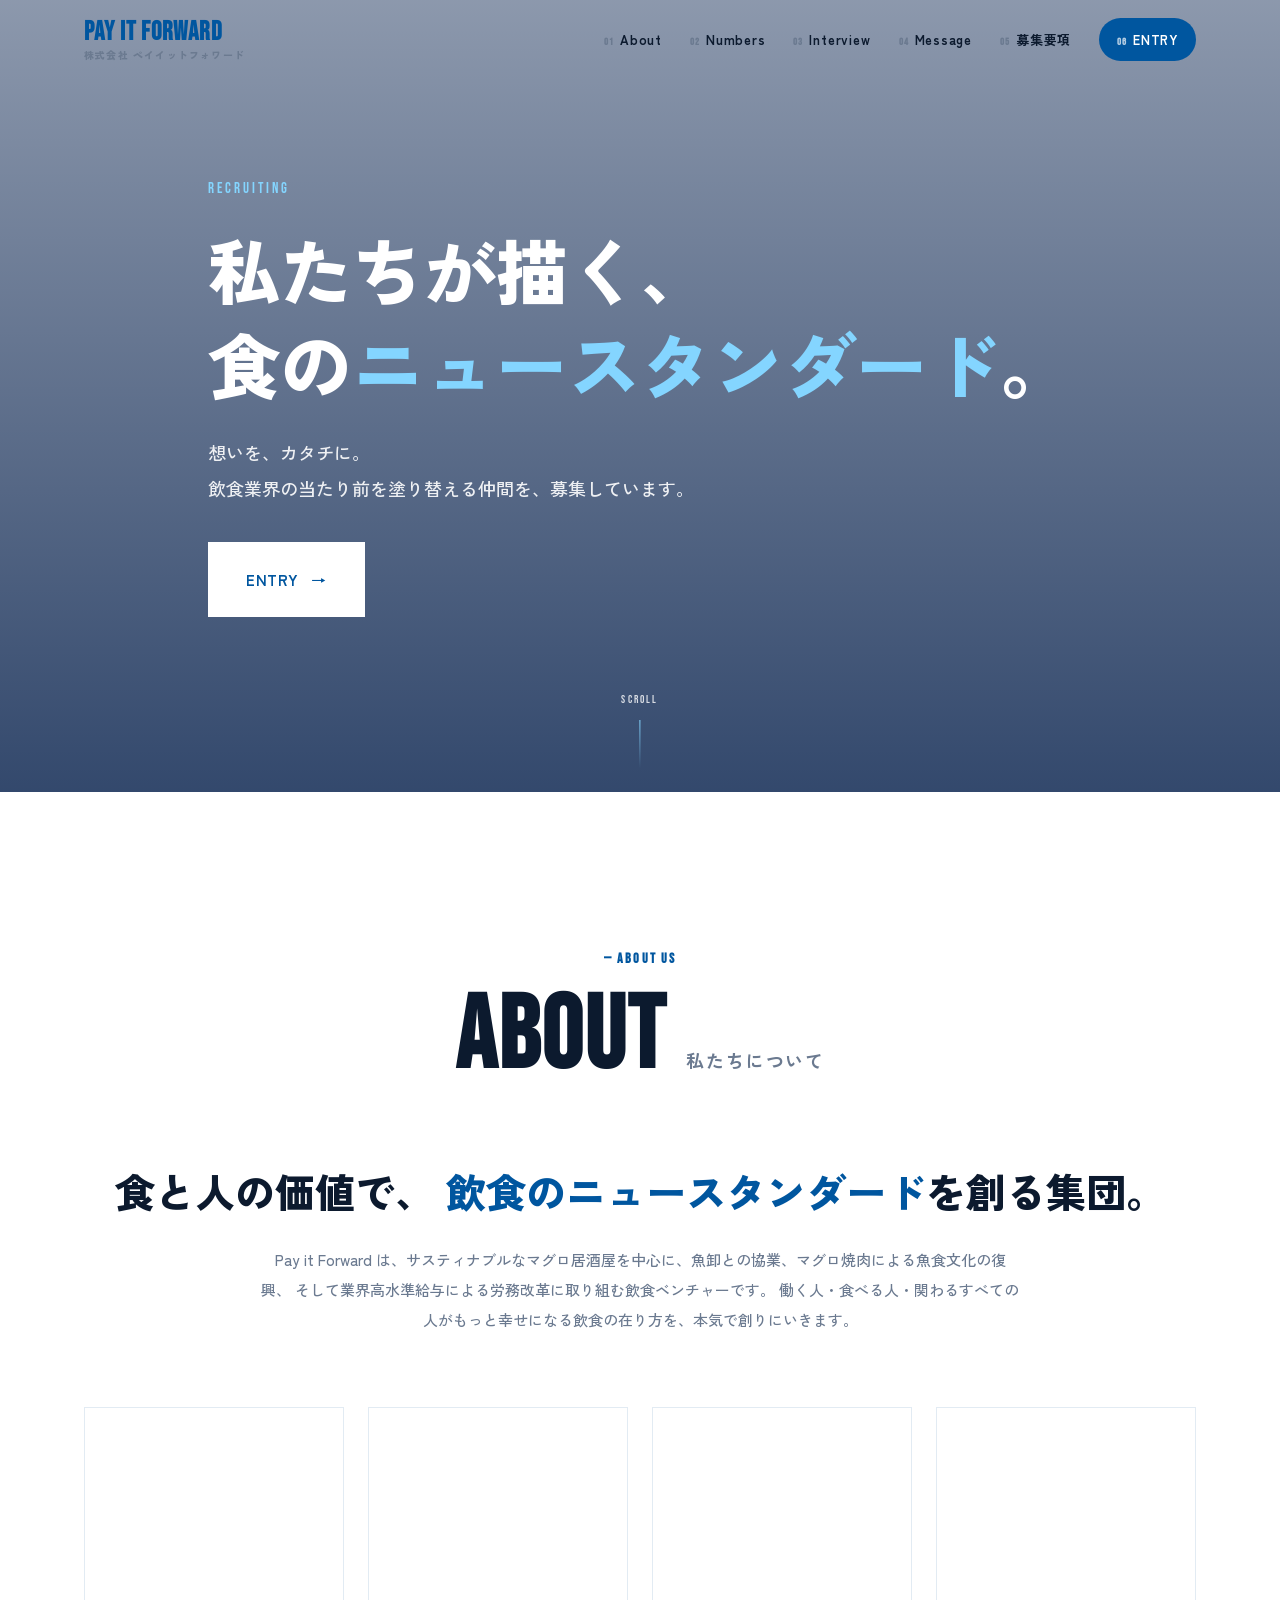
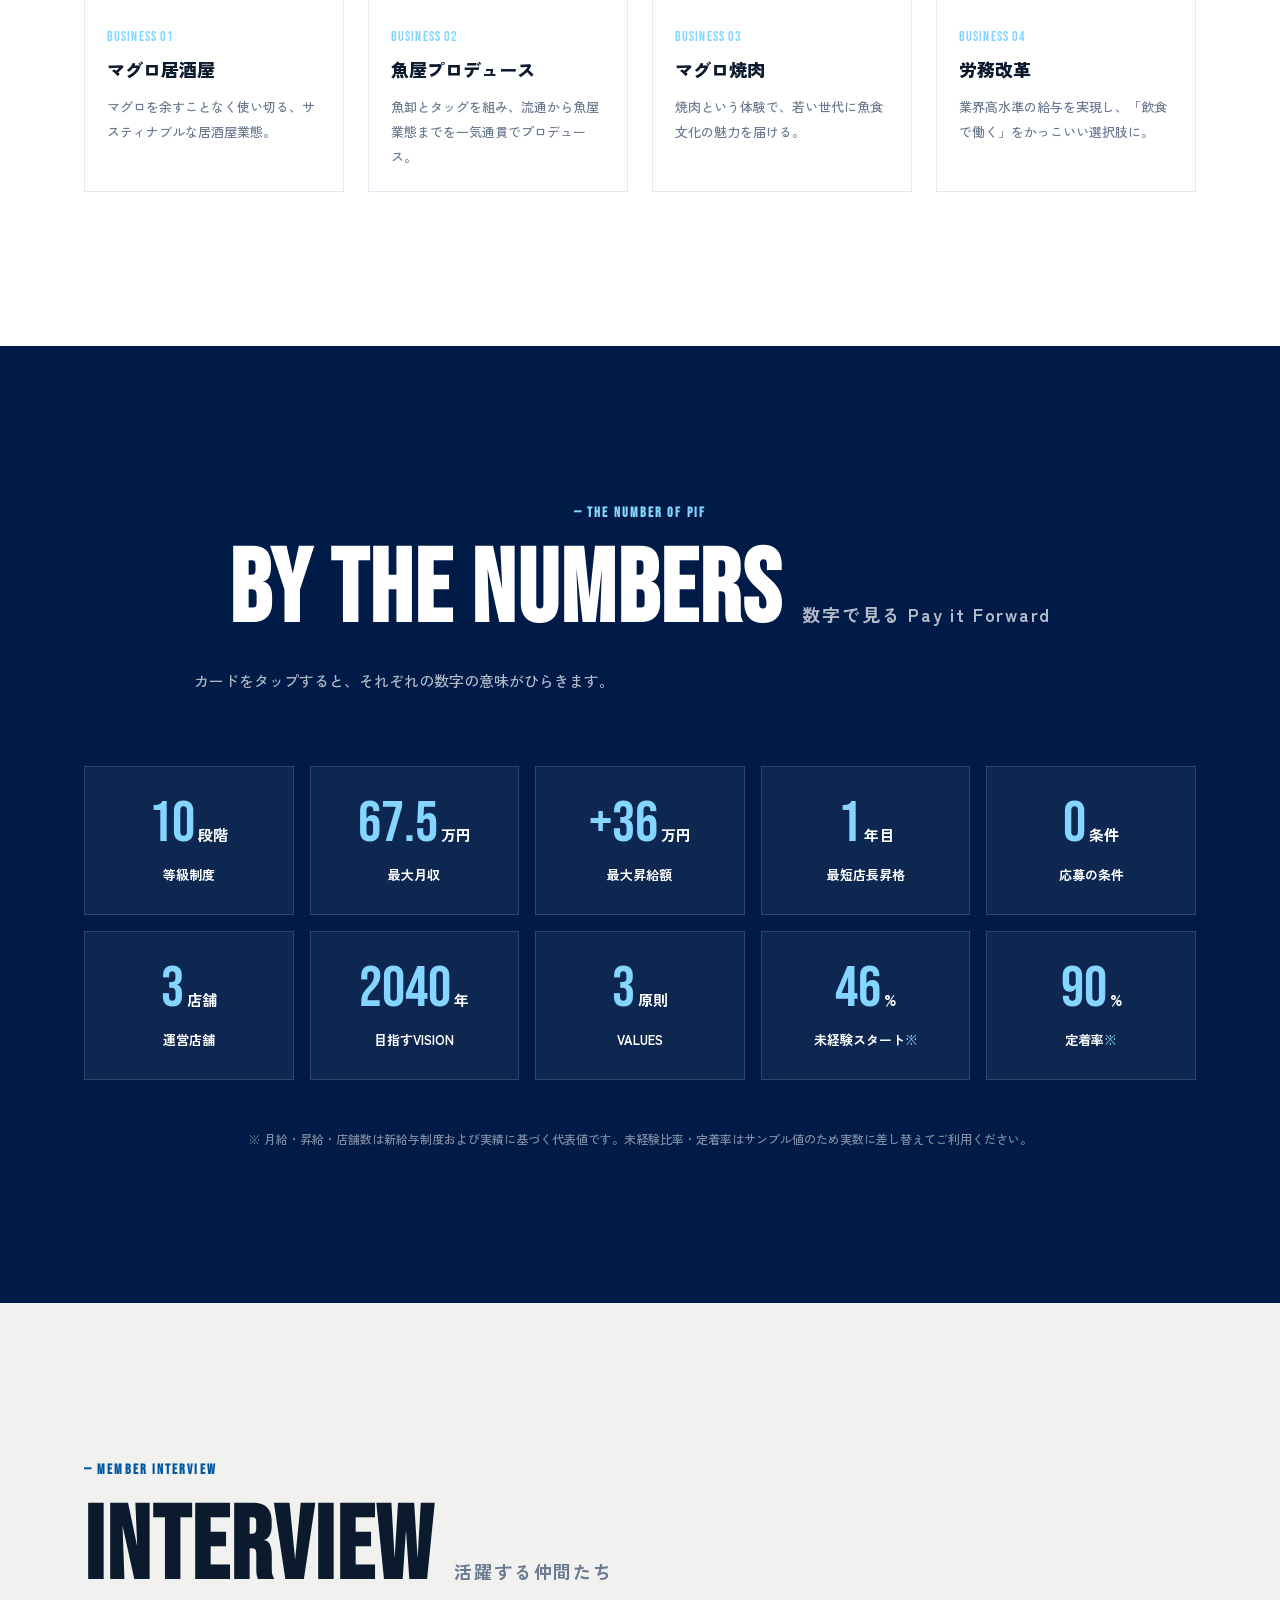
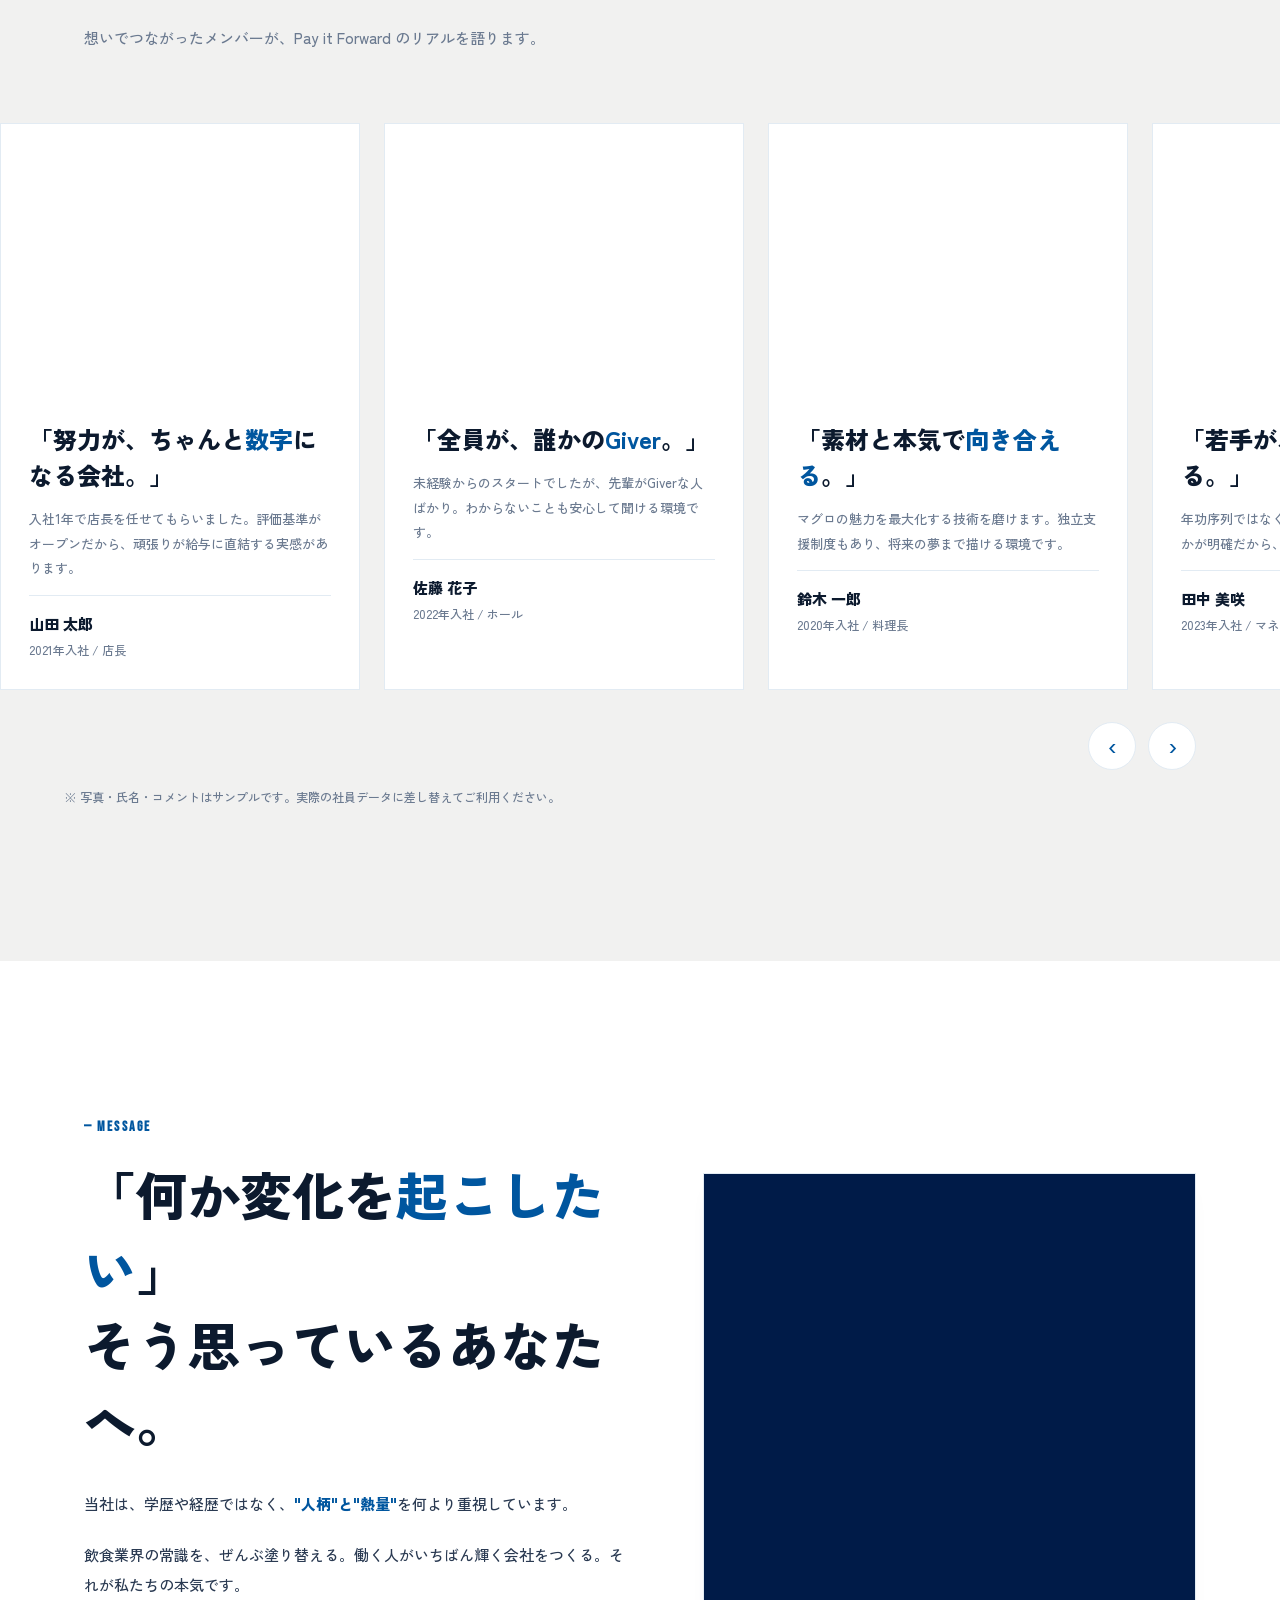
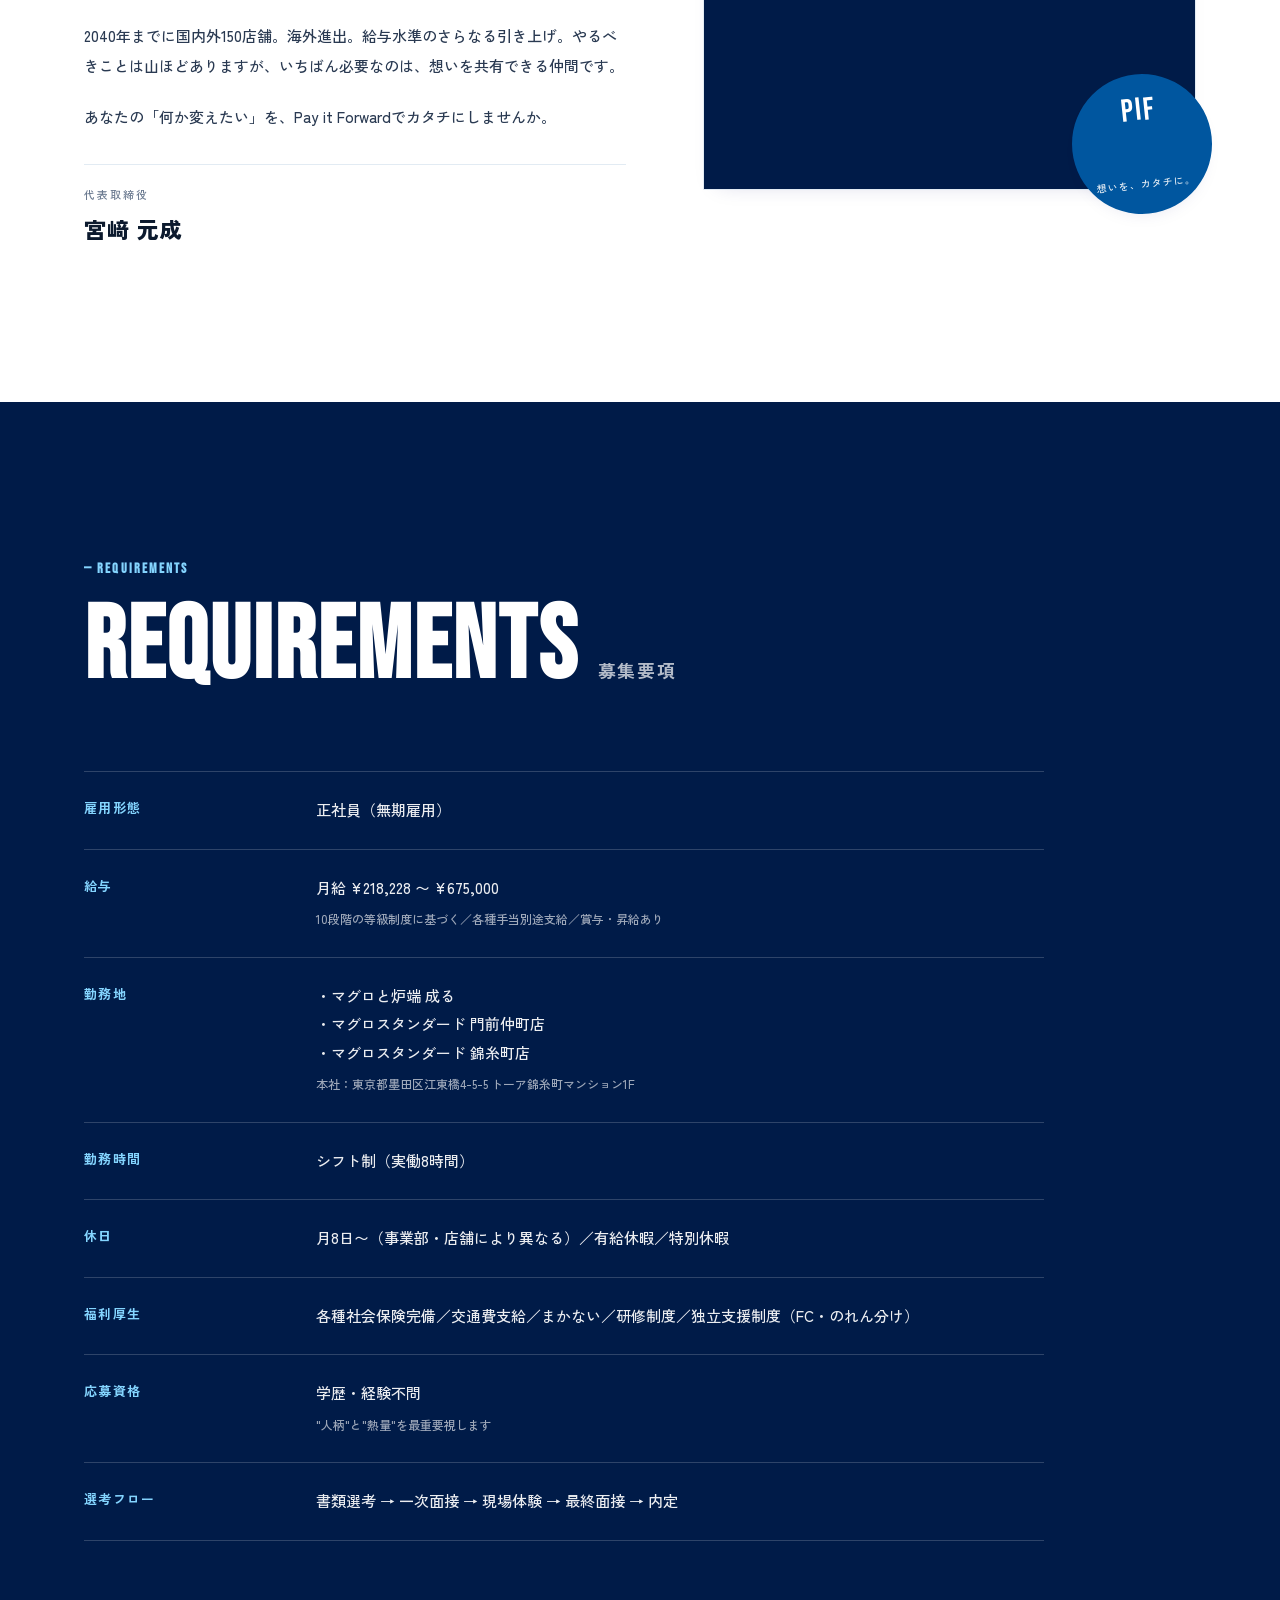
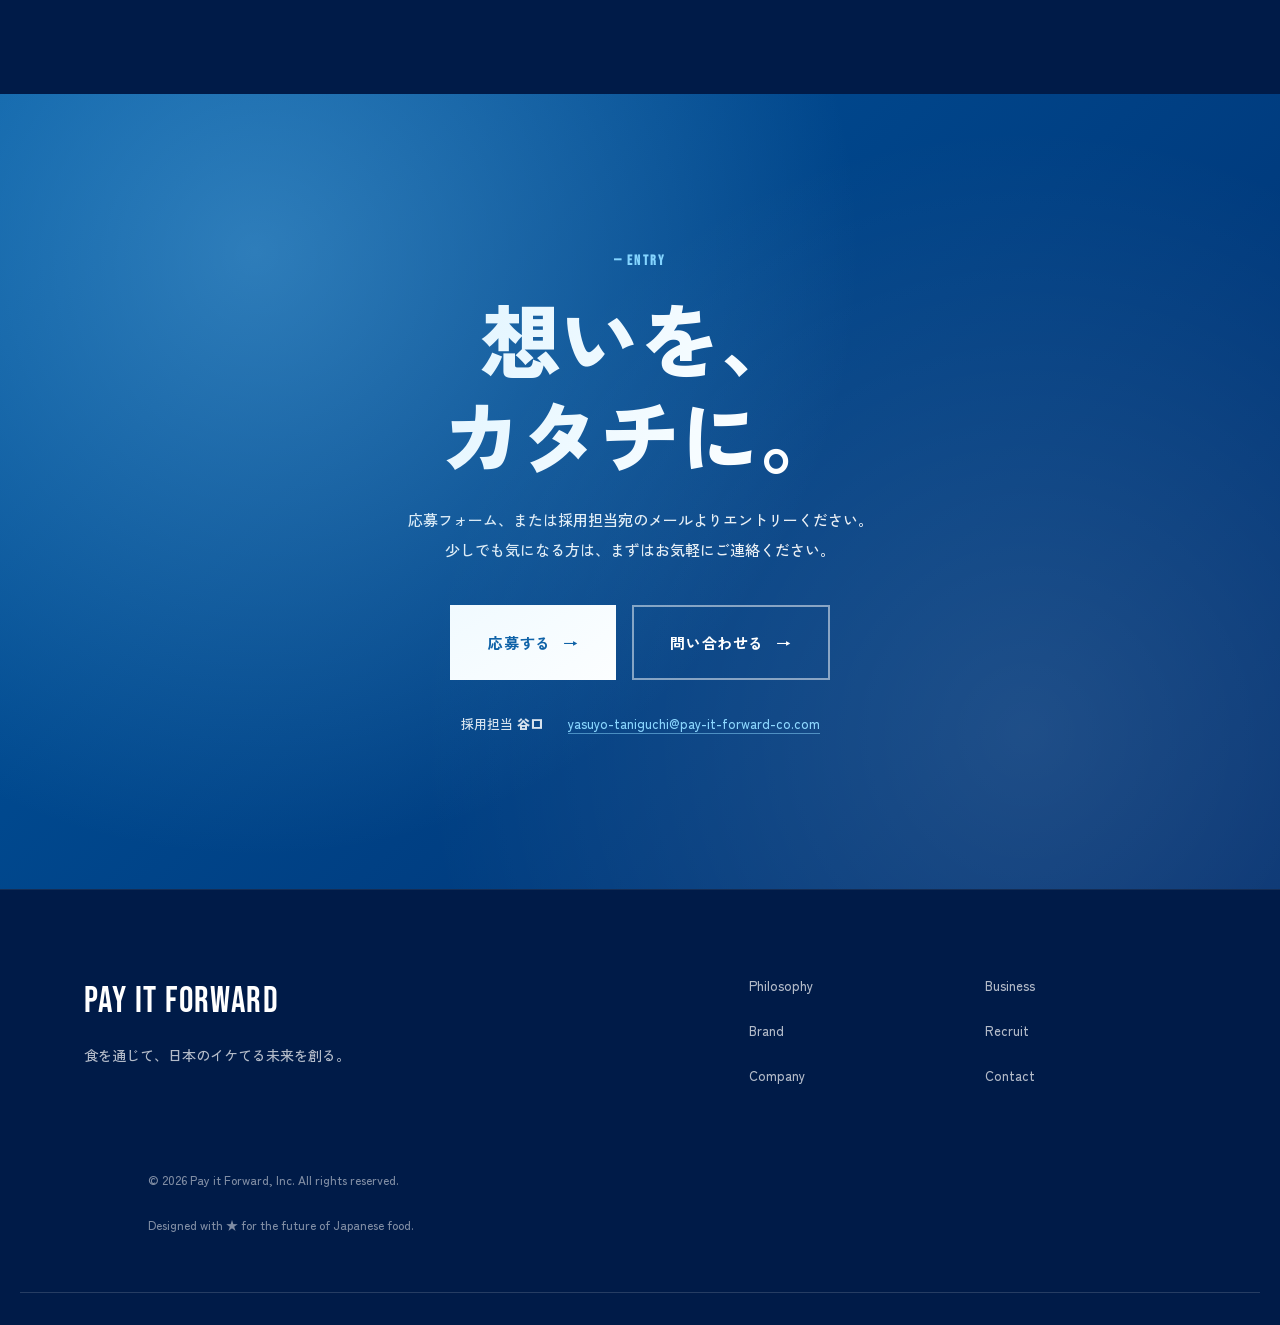
<file: public/recruit.html>
<!DOCTYPE html>
<html lang="ja">
<head>
  <meta charset="UTF-8" />
  <meta name="viewport" content="width=device-width, initial-scale=1.0" />
  <meta name="description" content="株式会社Pay it Forward 採用情報｜想いを、カタチに。飲食業界のニュースタンダードを共に創る仲間を募集。数字で見るPIF・社員インタビュー・募集要項を掲載。" />
  <meta property="og:title" content="採用情報｜株式会社Pay it Forward" />
  <meta property="og:description" content="想いを、カタチに。飲食業界トップ水準の給与体系と、圧倒的GIVER集団で働く。" />
  <title>採用情報｜株式会社Pay it Forward</title>
  <link rel="preconnect" href="https://fonts.googleapis.com">
  <link rel="preconnect" href="https://fonts.gstatic.com" crossorigin>
  <link href="https://fonts.googleapis.com/css2?family=Noto+Sans+JP:wght@400;500;700;900&family=Bebas+Neue&family=Zen+Kaku+Gothic+New:wght@500;700;900&display=swap" rel="stylesheet">
  <link rel="stylesheet" href="css/style.css" />
</head>
<body class="page-recruit">

  <!-- ヘッダー -->
  <header class="header" id="header">
    <div class="header__inner">
      <a href="index.html" class="header__logo">
        <span class="header__logo-en">Pay it Forward</span>
        <span class="header__logo-jp">株式会社 ペイイットフォワード</span>
      </a>
      <nav class="nav" id="nav">
        <ul class="nav__list">
          <li><a href="#about" class="nav__link"><span class="nav__num">01</span>About</a></li>
          <li><a href="#numbers" class="nav__link"><span class="nav__num">02</span>Numbers</a></li>
          <li><a href="#interview" class="nav__link"><span class="nav__num">03</span>Interview</a></li>
          <li><a href="#message" class="nav__link"><span class="nav__num">04</span>Message</a></li>
          <li><a href="#requirements" class="nav__link"><span class="nav__num">05</span>募集要項</a></li>
          <li><a href="#entry" class="nav__link nav__link--cta"><span class="nav__num">06</span>ENTRY</a></li>
        </ul>
      </nav>
      <button class="hamburger" id="hamburger" aria-label="メニュー">
        <span></span><span></span><span></span>
      </button>
    </div>
  </header>

  <!-- ヒーロー -->
  <section class="lp-hero" id="top">
    <div class="lp-hero__bg"
         style="background-image:url('https://images.unsplash.com/photo-1577219491135-ce391730fb2c?auto=format&fit=crop&w=1800&q=80');"></div>
    <div class="lp-hero__overlay"></div>
    <div class="lp-hero__inner inner">
      <p class="lp-hero__en">RECRUITING</p>
      <h1 class="lp-hero__title">
        私たちが描く、<br>
        食の<em>ニュースタンダード</em>。
      </h1>
      <p class="lp-hero__lead">
        想いを、カタチに。<br>
        飲食業界の当たり前を塗り替える仲間を、募集しています。
      </p>
      <div class="lp-hero__cta">
        <a href="#entry" class="btn btn--primary btn--lg">ENTRY<span>→</span></a>
      </div>
    </div>
    <div class="lp-hero__scroll" aria-hidden="true"><span>SCROLL</span><i></i></div>
  </section>

  <!-- About -->
  <section class="about-pif section" id="about">
    <div class="inner">
      <header class="section__head section__head--center">
        <p class="section__num">— ABOUT US</p>
        <h2 class="section__title">
          <span class="section__title-en">About</span>
          <span class="section__title-jp">私たちについて</span>
        </h2>
      </header>

      <p class="about-pif__catch">
        食と人の価値で、<br class="sp-br">
        <em>飲食のニュースタンダード</em>を創る集団。
      </p>
      <p class="about-pif__lead">
        Pay it Forward は、サスティナブルなマグロ居酒屋を中心に、魚卸との協業、マグロ焼肉による魚食文化の復興、
        そして業界高水準給与による労務改革に取り組む飲食ベンチャーです。
        働く人・食べる人・関わるすべての人がもっと幸せになる飲食の在り方を、本気で創りにいきます。
      </p>

      <div class="about-pif__grid">
        <article class="about-tile">
          <div class="about-tile__img" style="background-image:url('https://images.unsplash.com/photo-1611143669185-af224c5e3252?auto=format&fit=crop&w=700&q=80');"></div>
          <div class="about-tile__body">
            <p class="about-tile__en">BUSINESS 01</p>
            <h3 class="about-tile__title">マグロ居酒屋</h3>
            <p class="about-tile__text">マグロを余すことなく使い切る、サスティナブルな居酒屋業態。</p>
          </div>
        </article>
        <article class="about-tile">
          <div class="about-tile__img" style="background-image:url('https://images.unsplash.com/photo-1565299624946-b28f40a0ae38?auto=format&fit=crop&w=700&q=80');"></div>
          <div class="about-tile__body">
            <p class="about-tile__en">BUSINESS 02</p>
            <h3 class="about-tile__title">魚屋プロデュース</h3>
            <p class="about-tile__text">魚卸とタッグを組み、流通から魚屋業態までを一気通貫でプロデュース。</p>
          </div>
        </article>
        <article class="about-tile">
          <div class="about-tile__img" style="background-image:url('https://images.unsplash.com/photo-1535007813616-79dc02ba4021?auto=format&fit=crop&w=700&q=80');"></div>
          <div class="about-tile__body">
            <p class="about-tile__en">BUSINESS 03</p>
            <h3 class="about-tile__title">マグロ焼肉</h3>
            <p class="about-tile__text">焼肉という体験で、若い世代に魚食文化の魅力を届ける。</p>
          </div>
        </article>
        <article class="about-tile">
          <div class="about-tile__img" style="background-image:url('https://images.unsplash.com/photo-1556909114-f6e7ad7d3136?auto=format&fit=crop&w=700&q=80');"></div>
          <div class="about-tile__body">
            <p class="about-tile__en">BUSINESS 04</p>
            <h3 class="about-tile__title">労務改革</h3>
            <p class="about-tile__text">業界高水準の給与を実現し、「飲食で働く」をかっこいい選択肢に。</p>
          </div>
        </article>
      </div>
    </div>
  </section>

  <!-- The number of Pay it Forward -->
  <section class="nums section section--dark" id="numbers">
    <div class="inner">
      <header class="section__head section__head--center">
        <p class="section__num">— THE NUMBER OF PIF</p>
        <h2 class="section__title">
          <span class="section__title-en">By the Numbers</span>
          <span class="section__title-jp">数字で見る Pay it Forward</span>
        </h2>
        <p class="section__desc">カードをタップすると、それぞれの数字の意味がひらきます。</p>
      </header>

      <div class="nums__grid">
        <button class="num-tile" type="button" aria-expanded="false">
          <span class="num-tile__value">10<small>段階</small></span>
          <span class="num-tile__label">等級制度</span>
          <span class="num-tile__detail">研修社員〜事業部長まで、誰にとっても透明な10段階の等級制度。</span>
        </button>
        <button class="num-tile" type="button" aria-expanded="false">
          <span class="num-tile__value">67.5<small>万円</small></span>
          <span class="num-tile__label">最大月収</span>
          <span class="num-tile__detail">事業部長クラス（8等級）の月給上限。明確なステップで到達できます。</span>
        </button>
        <button class="num-tile" type="button" aria-expanded="false">
          <span class="num-tile__value">+36<small>万円</small></span>
          <span class="num-tile__label">最大昇給額</span>
          <span class="num-tile__detail">入社4年で月給27万円→63万円を実現した、実際の昇給事例です。</span>
        </button>
        <button class="num-tile" type="button" aria-expanded="false">
          <span class="num-tile__value">1<small>年目</small></span>
          <span class="num-tile__label">最短店長昇格</span>
          <span class="num-tile__detail">23歳・入社1年目で店長に昇格、月給43.5万円を達成した実績。</span>
        </button>
        <button class="num-tile" type="button" aria-expanded="false">
          <span class="num-tile__value">0<small>条件</small></span>
          <span class="num-tile__label">応募の条件</span>
          <span class="num-tile__detail">学歴・経験はいっさい不問。"人柄"と"熱量"を最重要視します。</span>
        </button>
        <button class="num-tile" type="button" aria-expanded="false">
          <span class="num-tile__value">3<small>店舗</small></span>
          <span class="num-tile__label">運営店舗</span>
          <span class="num-tile__detail">マグロと炉端 成る／マグロスタンダード2店舗を運営、拡大中。</span>
        </button>
        <button class="num-tile" type="button" aria-expanded="false">
          <span class="num-tile__value">2040<small>年</small></span>
          <span class="num-tile__label">目指すVISION</span>
          <span class="num-tile__detail">2040年までに国内外150店舗。"飲食版ユニクロ"を目指します。</span>
        </button>
        <button class="num-tile" type="button" aria-expanded="false">
          <span class="num-tile__value">3<small>原則</small></span>
          <span class="num-tile__label">VALUES</span>
          <span class="num-tile__detail">Giverであれ／メジャーリーガーであれ／ドリーマーであれ。</span>
        </button>
        <button class="num-tile" type="button" aria-expanded="false">
          <span class="num-tile__value">46<small>%</small></span>
          <span class="num-tile__label">未経験スタート<em>※</em></span>
          <span class="num-tile__detail">約半数が異業種・未経験からの入社（サンプル値・要差し替え）。</span>
        </button>
        <button class="num-tile" type="button" aria-expanded="false">
          <span class="num-tile__value">90<small>%</small></span>
          <span class="num-tile__label">定着率<em>※</em></span>
          <span class="num-tile__detail">想いでつながる、辞めない組織（サンプル値・要差し替え）。</span>
        </button>
      </div>
      <p class="nums__note">※ 月給・昇給・店舗数は新給与制度および実績に基づく代表値です。未経験比率・定着率はサンプル値のため実数に差し替えてご利用ください。</p>
    </div>
  </section>

  <!-- Member Interview -->
  <section class="interview section section--cream" id="interview">
    <div class="inner">
      <header class="section__head">
        <p class="section__num">— MEMBER INTERVIEW</p>
        <h2 class="section__title">
          <span class="section__title-en">Interview</span>
          <span class="section__title-jp">活躍する仲間たち</span>
        </h2>
        <p class="section__desc">想いでつながったメンバーが、Pay it Forward のリアルを語ります。</p>
      </header>
    </div>

    <div class="interview__viewport">
      <div class="interview__track" id="interviewTrack">
        <article class="iv-card">
          <div class="iv-card__photo" style="background-image:url('https://images.unsplash.com/photo-1507003211169-0a1dd7228f2d?auto=format&fit=crop&w=700&q=80');"></div>
          <div class="iv-card__body">
            <p class="iv-card__catch">「努力が、ちゃんと<em>数字</em>になる会社。」</p>
            <p class="iv-card__text">入社1年で店長を任せてもらいました。評価基準がオープンだから、頑張りが給与に直結する実感があります。</p>
            <p class="iv-card__meta"><strong>山田 太郎</strong><span>2021年入社 / 店長</span></p>
          </div>
        </article>
        <article class="iv-card">
          <div class="iv-card__photo" style="background-image:url('https://images.unsplash.com/photo-1494790108377-be9c29b29330?auto=format&fit=crop&w=700&q=80');"></div>
          <div class="iv-card__body">
            <p class="iv-card__catch">「全員が、誰かの<em>Giver</em>。」</p>
            <p class="iv-card__text">未経験からのスタートでしたが、先輩がGiverな人ばかり。わからないことも安心して聞ける環境です。</p>
            <p class="iv-card__meta"><strong>佐藤 花子</strong><span>2022年入社 / ホール</span></p>
          </div>
        </article>
        <article class="iv-card">
          <div class="iv-card__photo" style="background-image:url('https://images.unsplash.com/photo-1500648767791-00dcc994a43e?auto=format&fit=crop&w=700&q=80');"></div>
          <div class="iv-card__body">
            <p class="iv-card__catch">「素材と本気で<em>向き合える</em>。」</p>
            <p class="iv-card__text">マグロの魅力を最大化する技術を磨けます。独立支援制度もあり、将来の夢まで描ける環境です。</p>
            <p class="iv-card__meta"><strong>鈴木 一郎</strong><span>2020年入社 / 料理長</span></p>
          </div>
        </article>
        <article class="iv-card">
          <div class="iv-card__photo" style="background-image:url('https://images.unsplash.com/photo-1438761681033-6461ffad8d80?auto=format&fit=crop&w=700&q=80');"></div>
          <div class="iv-card__body">
            <p class="iv-card__catch">「若手が、<em>主役</em>になれる。」</p>
            <p class="iv-card__text">年功序列ではなく実力主義。次に何を頑張ればいいかが明確だから、毎日が成長の連続です。</p>
            <p class="iv-card__meta"><strong>田中 美咲</strong><span>2023年入社 / マネージャー</span></p>
          </div>
        </article>
        <article class="iv-card">
          <div class="iv-card__photo" style="background-image:url('https://images.unsplash.com/photo-1492562080023-ab3db95bfbce?auto=format&fit=crop&w=700&q=80');"></div>
          <div class="iv-card__body">
            <p class="iv-card__catch">「夢を、<em>笑われない</em>場所。」</p>
            <p class="iv-card__text">いつか自分の店を持ちたい。そんな夢を本気で応援してくれる仲間と経営陣がいます。</p>
            <p class="iv-card__meta"><strong>高橋 健</strong><span>2022年入社 / 副店長</span></p>
          </div>
        </article>
      </div>
    </div>

    <div class="interview__ctrl inner">
      <button class="iv-arrow" type="button" data-dir="prev" aria-label="前へ">‹</button>
      <button class="iv-arrow" type="button" data-dir="next" aria-label="次へ">›</button>
    </div>
    <p class="interview__note inner">※ 写真・氏名・コメントはサンプルです。実際の社員データに差し替えてご利用ください。</p>
  </section>

  <!-- Message -->
  <section class="rec-message section" id="message">
    <div class="inner">
      <div class="rec-message__inner">
        <div class="rec-message__copy">
          <p class="section__num">— MESSAGE</p>
          <h2 class="rec-message__title">
            「何か変化を<em>起こしたい</em>」<br>
            そう思っているあなたへ。
          </h2>
          <div class="rec-message__body">
            <p>当社は、学歴や経歴ではなく、<strong>"人柄"と"熱量"</strong>を何より重視しています。</p>
            <p>飲食業界の常識を、ぜんぶ塗り替える。働く人がいちばん輝く会社をつくる。それが私たちの本気です。</p>
            <p>2040年までに国内外150店舗。海外進出。給与水準のさらなる引き上げ。やるべきことは山ほどありますが、いちばん必要なのは、想いを共有できる仲間です。</p>
            <p>あなたの「何か変えたい」を、Pay it Forwardでカタチにしませんか。</p>
          </div>
          <p class="rec-message__sign">
            <span>代表取締役</span>
            <strong>宮﨑 元成</strong>
          </p>
        </div>
        <div class="rec-message__media">
          <div class="rec-message__photo"
               style="background-image:url('https://images.unsplash.com/photo-1556909114-f6e7ad7d3136?auto=format&fit=crop&w=900&q=80');"
               aria-label="厨房・現場の様子"></div>
          <div class="rec-message__badge">
            <span class="rec-message__badge-en">PIF</span>
            <span class="rec-message__badge-jp">想いを、カタチに。</span>
          </div>
        </div>
      </div>
    </div>
  </section>

  <!-- 募集要項 -->
  <section class="requirements section section--dark" id="requirements">
    <div class="inner">
      <header class="section__head">
        <p class="section__num">— REQUIREMENTS</p>
        <h2 class="section__title">
          <span class="section__title-en">Requirements</span>
          <span class="section__title-jp">募集要項</span>
        </h2>
      </header>

      <dl class="req-table">
        <div class="req-row"><dt>雇用形態</dt><dd>正社員（無期雇用）</dd></div>
        <div class="req-row"><dt>給与</dt>
          <dd>
            月給 ¥218,228 〜 ¥675,000<br>
            <small>10段階の等級制度に基づく／各種手当別途支給／賞与・昇給あり</small>
          </dd>
        </div>
        <div class="req-row"><dt>勤務地</dt>
          <dd>
            ・マグロと炉端 成る<br>
            ・マグロスタンダード 門前仲町店<br>
            ・マグロスタンダード 錦糸町店<br>
            <small>本社：東京都墨田区江東橋4-5-5 トーア錦糸町マンション1F</small>
          </dd>
        </div>
        <div class="req-row"><dt>勤務時間</dt><dd>シフト制（実働8時間）</dd></div>
        <div class="req-row"><dt>休日</dt><dd>月8日〜（事業部・店舗により異なる）／有給休暇／特別休暇</dd></div>
        <div class="req-row"><dt>福利厚生</dt><dd>各種社会保険完備／交通費支給／まかない／研修制度／独立支援制度（FC・のれん分け）</dd></div>
        <div class="req-row"><dt>応募資格</dt>
          <dd>
            学歴・経験不問<br>
            <small>"人柄"と"熱量"を最重要視します</small>
          </dd>
        </div>
        <div class="req-row"><dt>選考フロー</dt><dd>書類選考 → 一次面接 → 現場体験 → 最終面接 → 内定</dd></div>
      </dl>
    </div>
  </section>

  <!-- ENTRY CTA -->
  <section class="entry section section--accent" id="entry">
    <div class="inner">
      <div class="entry__inner">
        <p class="section__num">— ENTRY</p>
        <h2 class="entry__title">想いを、<br>カタチに。</h2>
        <p class="entry__lead">応募フォーム、または採用担当宛のメールよりエントリーください。<br>少しでも気になる方は、まずはお気軽にご連絡ください。</p>
        <div class="entry__btns">
          <a href="mailto:yasuyo-taniguchi@pay-it-forward-co.com?subject=採用応募について&body=お名前：%0D%0A年齢：%0D%0Aご経歴：%0D%0A希望職種：%0D%0Aひとこと：%0D%0A"
             class="btn btn--primary btn--lg">応募する<span>→</span></a>
          <a href="mailto:yasuyo-taniguchi@pay-it-forward-co.com?subject=採用についてのお問い合わせ"
             class="btn btn--ghost btn--lg">問い合わせる<span>→</span></a>
        </div>
        <p class="entry__contact">
          採用担当 <strong>谷口</strong>　<a href="mailto:yasuyo-taniguchi@pay-it-forward-co.com">yasuyo-taniguchi@pay-it-forward-co.com</a>
        </p>
      </div>
    </div>
  </section>

  <!-- フッター -->
  <footer class="footer">
    <div class="footer__inner inner">
      <div class="footer__brand">
        <p class="footer__logo">Pay it Forward</p>
        <p class="footer__tag">食を通じて、日本のイケてる未来を創る。</p>
      </div>
      <nav class="footer__nav">
        <ul>
          <li><a href="index.html#philosophy">Philosophy</a></li>
          <li><a href="index.html#business">Business</a></li>
          <li><a href="index.html#brand">Brand</a></li>
          <li><a href="recruit.html">Recruit</a></li>
          <li><a href="index.html#company">Company</a></li>
          <li><a href="index.html#contact">Contact</a></li>
        </ul>
      </nav>
      <div class="footer__bottom">
        <p>&copy; <span id="year"></span> Pay it Forward, Inc. All rights reserved.</p>
        <p class="footer__credit">Designed with ★ for the future of Japanese food.</p>
      </div>
    </div>
  </footer>

  <a href="#top" class="pagetop" id="pagetop" aria-label="ページトップへ戻る">↑</a>

  <script src="js/main.js"></script>
</body>
</html>
</file>
<file: public/css/style.css>
/* =========================================================
   Pay it Forward — Corporate Site
   Style: クリーン × モダン × トラスト
   Palette: 白 × コーポレートブルー × ネイビー × スカイブルー
   (pay-it-forward-corporate.com の実カラーに準拠)
   ========================================================= */

/* ---------- Reset / Base ---------- */
*, *::before, *::after { box-sizing: border-box; }
html { scroll-behavior: smooth; }
body {
  margin: 0;
  font-family: "Zen Kaku Gothic New", "Noto Sans JP", "Hiragino Sans", "Yu Gothic", sans-serif;
  font-weight: 500;
  color: var(--c-ink);
  background: var(--c-bg);
  line-height: 1.8;
  -webkit-font-smoothing: antialiased;
  overflow-x: hidden;
}
img { max-width: 100%; height: auto; display: block; }
a { color: inherit; text-decoration: none; }
ul { list-style: none; padding: 0; margin: 0; }
button { font: inherit; cursor: pointer; border: 0; background: transparent; color: inherit; }

:root {
  /* Brand */
  --c-blue: #00569f;        /* コーポレートブルー */
  --c-blue-dark: #002e6e;   /* ネイビー */
  --c-blue-deep: #001b48;   /* ディープネイビー */
  --c-sky: #84d5ff;         /* スカイブルー（アクセント） */
  --c-sky-light: #e8f7ff;   /* ペールブルー（背景用） */
  --c-sky-soft: #f3f8fc;    /* ほぼ白〜淡いブルー */

  /* Neutrals */
  --c-ink: #0c1a2e;         /* テキスト本文（ネイビー寄りの黒） */
  --c-ink-2: #2a3a52;
  --c-bg: #ffffff;
  --c-white: #ffffff;
  --c-muted: #6b7a90;
  --c-line: #e2ebf3;

  /* Aliases for legacy names */
  --c-red: var(--c-blue);
  --c-red-dark: var(--c-blue-dark);
  --c-gold: var(--c-sky);
  --c-cream: var(--c-sky-light);

  --font-en: "Bebas Neue", "Noto Sans JP", sans-serif;
  --font-jp: "Zen Kaku Gothic New", "Noto Sans JP", sans-serif;

  --r: 14px;
  --shadow: 0 24px 60px -20px rgba(0, 46, 110, 0.18);
  --shadow-sm: 0 8px 24px -12px rgba(0, 46, 110, 0.18);

  --max: 1240px;
  --pad-x: clamp(20px, 5vw, 64px);
}

::selection { background: var(--c-blue); color: var(--c-white); }

.inner {
  max-width: var(--max);
  margin: 0 auto;
  padding-left: var(--pad-x);
  padding-right: var(--pad-x);
}

.section {
  padding: clamp(80px, 12vw, 160px) 0;
  position: relative;
}
.section--dark {
  background: var(--c-blue-deep);
  color: var(--c-white);
}
.section--cream {
  background: var(--c-sky-soft);
}
.section--accent {
  background: linear-gradient(135deg, var(--c-blue) 0%, var(--c-blue-dark) 100%);
  color: var(--c-white);
  position: relative;
  overflow: hidden;
}
.section--accent::before {
  content: "";
  position: absolute;
  inset: -2px;
  background-image: radial-gradient(circle at 20% 20%, rgba(132,213,255,.35), transparent 50%),
                    radial-gradient(circle at 80% 80%, rgba(255,255,255,.12), transparent 50%);
  pointer-events: none;
}

.section__head { margin-bottom: clamp(40px, 6vw, 72px); }
.section__head--center { text-align: center; }
.section__num {
  font-family: var(--font-en);
  letter-spacing: 0.15em;
  font-size: 14px;
  color: var(--c-blue);
  margin: 0 0 16px;
  font-weight: 700;
}
.section--dark .section__num,
.section--accent .section__num { color: var(--c-sky); }

.section__title {
  display: flex;
  align-items: baseline;
  gap: 20px;
  flex-wrap: wrap;
  margin: 0;
  line-height: 1;
}
.section__title-en {
  font-family: var(--font-en);
  font-size: clamp(48px, 8vw, 104px);
  letter-spacing: 0.02em;
  color: var(--c-ink);
}
.section--dark .section__title-en,
.section--accent .section__title-en { color: var(--c-white); }
.section__title-jp {
  font-family: var(--font-jp);
  font-size: clamp(14px, 1.4vw, 18px);
  font-weight: 700;
  color: var(--c-muted);
  letter-spacing: 0.1em;
}
.section--dark .section__title-jp,
.section--accent .section__title-jp { color: rgba(255,255,255,.7); }

.section__head--center .section__title { justify-content: center; }
.section__desc {
  margin: 24px 0 0;
  max-width: 640px;
  color: var(--c-muted);
  font-size: 15px;
}
.section--dark .section__desc { color: rgba(255,255,255,.7); }
.section--accent .section__desc { color: rgba(255,255,255,.85); }

/* ---------- Loader ---------- */
.loader {
  position: fixed;
  inset: 0;
  z-index: 9999;
  background: var(--c-blue-deep);
  display: grid;
  place-items: center;
  transition: opacity .6s ease, visibility .6s ease;
}
.loader.is-hidden { opacity: 0; visibility: hidden; }
.loader__inner { text-align: center; color: var(--c-white); }
.loader__logo {
  font-family: var(--font-en);
  font-size: clamp(36px, 6vw, 64px);
  letter-spacing: 0.05em;
  margin-bottom: 16px;
}
.loader__bar {
  width: 220px;
  height: 2px;
  background: rgba(255,255,255,.18);
  position: relative;
  overflow: hidden;
  margin: 0 auto;
}
.loader__bar span {
  position: absolute;
  inset: 0;
  background: var(--c-sky);
  transform: translateX(-100%);
  animation: loaderBar 1.4s ease forwards;
}
@keyframes loaderBar {
  to { transform: translateX(0); }
}

/* ---------- Header ---------- */
.header {
  position: fixed;
  inset: 0 0 auto 0;
  z-index: 100;
  padding: 18px 0;
  transition: background .35s ease, padding .35s ease, box-shadow .35s ease;
}
.header.is-scrolled {
  background: rgba(255, 255, 255, 0.92);
  backdrop-filter: blur(12px);
  -webkit-backdrop-filter: blur(12px);
  padding: 10px 0;
  box-shadow: 0 1px 0 rgba(0, 46, 110, .08);
}
.header__inner {
  max-width: var(--max);
  margin: 0 auto;
  padding: 0 var(--pad-x);
  display: flex;
  align-items: center;
  justify-content: space-between;
  gap: 24px;
}
.header__logo {
  display: flex;
  flex-direction: column;
  line-height: 1.1;
  font-weight: 900;
}
.header__logo-en {
  font-family: var(--font-en);
  font-size: 26px;
  letter-spacing: 0.04em;
  color: var(--c-blue);
}
.header__logo-jp {
  font-size: 10px;
  letter-spacing: 0.12em;
  color: var(--c-muted);
  margin-top: 2px;
}

.nav__list {
  display: flex;
  align-items: center;
  gap: 28px;
}
.nav__link {
  display: inline-flex;
  align-items: baseline;
  gap: 6px;
  font-size: 13px;
  font-weight: 700;
  letter-spacing: 0.06em;
  position: relative;
  padding: 6px 0;
  transition: color .2s ease;
}
.nav__link::after {
  content: "";
  position: absolute;
  left: 0; right: 0; bottom: 0;
  height: 2px;
  background: var(--c-blue);
  transform: scaleX(0);
  transform-origin: left;
  transition: transform .3s ease;
}
.nav__link:hover { color: var(--c-blue); }
.nav__link:hover::after { transform: scaleX(1); }
.nav__num {
  font-family: var(--font-en);
  font-size: 10px;
  color: var(--c-muted);
  letter-spacing: 0.1em;
}
.nav__link--cta {
  background: var(--c-blue);
  color: var(--c-white);
  padding: 10px 18px;
  border-radius: 999px;
  transition: background .3s ease, transform .3s ease;
}
.nav__link--cta:hover { background: var(--c-blue-dark); color: var(--c-white); transform: translateY(-1px); }
.nav__link--cta::after { display: none; }
.nav__link--cta .nav__num { color: rgba(255,255,255,.7); }

.hamburger {
  display: none;
  width: 44px;
  height: 44px;
  border-radius: 50%;
  background: var(--c-blue);
  position: relative;
}
.hamburger span {
  position: absolute;
  left: 50%;
  width: 20px;
  height: 2px;
  background: var(--c-white);
  transform: translateX(-50%);
  transition: transform .3s ease, opacity .3s ease, top .3s ease;
}
.hamburger span:nth-child(1) { top: 16px; }
.hamburger span:nth-child(2) { top: 21px; }
.hamburger span:nth-child(3) { top: 26px; }
.hamburger.is-open span:nth-child(1) { top: 21px; transform: translateX(-50%) rotate(45deg); }
.hamburger.is-open span:nth-child(2) { opacity: 0; }
.hamburger.is-open span:nth-child(3) { top: 21px; transform: translateX(-50%) rotate(-45deg); }

/* ---------- Hero (full-bleed slideshow) ---------- */
.hero {
  position: relative;
  min-height: 100vh;
  padding: 140px 0 100px;
  display: flex;
  align-items: center;
  overflow: hidden;
  color: var(--c-white);
  background: var(--c-blue-deep);
}

/* スライダー本体 */
.hero-slider {
  position: absolute;
  inset: 0;
  z-index: 0;
  pointer-events: none;
}
.hero-slide {
  position: absolute;
  inset: 0;
  background-size: cover;
  background-position: center;
  background-repeat: no-repeat;
  opacity: 0;
  transition: opacity 1.4s ease;
  will-change: opacity, transform;
}
.hero-slide.is-active {
  opacity: 1;
  animation: heroZoom 7s ease-out forwards;
}
@keyframes heroZoom {
  from { transform: scale(1.02); }
  to   { transform: scale(1.10); }
}

/* 暗色オーバーレイ（テキスト可読性） */
.hero-overlay {
  position: absolute;
  inset: 0;
  z-index: 1;
  pointer-events: none;
  background:
    linear-gradient(135deg, rgba(0,27,72,.72) 0%, rgba(0,46,110,.45) 55%, rgba(0,27,72,.65) 100%),
    radial-gradient(circle at 18% 26%, rgba(132,213,255,.18), transparent 50%);
}

/* テキスト本体 */
.hero__inner {
  position: relative;
  z-index: 2;
  max-width: var(--max);
  width: 100%;
  margin: 0 auto;
  padding: 0 var(--pad-x);
}
.hero__sub {
  font-family: var(--font-en);
  letter-spacing: 0.2em;
  font-size: 13px;
  color: var(--c-sky);
  margin: 0 0 24px;
  font-weight: 700;
  display: inline-flex;
  align-items: center;
  gap: 12px;
  text-shadow: 0 2px 12px rgba(0,0,0,.4);
}
.hero__sub::before {
  content: "";
  width: 40px;
  height: 2px;
  background: var(--c-sky);
}
.hero__title {
  margin: 0 0 32px;
  font-size: clamp(40px, 8vw, 112px);
  font-weight: 900;
  line-height: 1.1;
  letter-spacing: -0.01em;
  color: var(--c-white);
  text-shadow: 0 6px 36px rgba(0,0,0,.45);
}
.hero__line { display: block; overflow: hidden; }
.hero__title em {
  font-style: normal;
  color: var(--c-sky);
  position: relative;
  display: inline-block;
}
.hero__title em::after {
  content: "";
  position: absolute;
  left: 0; right: 0; bottom: 4%;
  height: 14%;
  background: rgba(255,255,255,.22);
  z-index: -1;
  border-radius: 4px;
}
.hero__lead {
  font-size: clamp(15px, 1.6vw, 19px);
  font-weight: 700;
  color: rgba(255,255,255,.92);
  margin: 0 0 40px;
  line-height: 1.9;
  text-shadow: 0 2px 12px rgba(0,0,0,.45);
}
.hero__cta {
  display: flex;
  flex-wrap: wrap;
  gap: 16px;
}

/* ヒーロー上のボタン色オーバーライド（ダーク写真背景向け） */
.hero .btn--primary { background: var(--c-white); color: var(--c-blue); }
.hero .btn--primary:hover { background: var(--c-sky); color: var(--c-blue-deep); }
.hero .btn--ghost {
  border-color: rgba(255,255,255,.6);
  color: var(--c-white);
  background: rgba(255,255,255,.06);
  backdrop-filter: blur(4px);
  -webkit-backdrop-filter: blur(4px);
}
.hero .btn--ghost:hover { background: var(--c-white); color: var(--c-blue); border-color: var(--c-white); }

/* インジケーター（ドット） */
.hero-dots {
  position: absolute;
  bottom: 36px;
  left: 50%;
  transform: translateX(-50%);
  z-index: 3;
  display: flex;
  gap: 10px;
}
.hero-dot {
  width: 28px;
  height: 3px;
  background: rgba(255,255,255,.4);
  border: 0;
  padding: 0;
  border-radius: 2px;
  cursor: pointer;
  transition: background .35s ease, width .35s ease;
}
.hero-dot:hover { background: rgba(255,255,255,.7); }
.hero-dot.is-active {
  background: var(--c-white);
  width: 56px;
}

/* 前後の矢印 */
.hero-arrow {
  position: absolute;
  top: 50%;
  transform: translateY(-50%);
  z-index: 3;
  width: 52px;
  height: 52px;
  border-radius: 50%;
  background: rgba(255,255,255,.12);
  color: var(--c-white);
  border: 1px solid rgba(255,255,255,.3);
  font-size: 28px;
  line-height: 1;
  cursor: pointer;
  display: grid;
  place-items: center;
  backdrop-filter: blur(6px);
  -webkit-backdrop-filter: blur(6px);
  transition: background .25s ease, transform .25s ease;
}
.hero-arrow:hover { background: rgba(255,255,255,.25); }
.hero-arrow:active { transform: translateY(-50%) scale(.95); }
.hero-arrow--prev { left: clamp(12px, 2.5vw, 32px); }
.hero-arrow--next { right: clamp(12px, 2.5vw, 32px); }

/* スクロールインジケーター */
.hero__scroll {
  position: absolute;
  right: var(--pad-x);
  bottom: 32px;
  z-index: 3;
  display: flex;
  flex-direction: column;
  align-items: center;
  gap: 12px;
  font-family: var(--font-en);
  font-size: 11px;
  letter-spacing: 0.2em;
  color: rgba(255,255,255,.75);
}
.hero__scroll-line {
  width: 1px;
  height: 60px;
  background: linear-gradient(180deg, rgba(255,255,255,.55), transparent);
  position: relative;
  overflow: hidden;
}
.hero__scroll-line::after {
  content: "";
  position: absolute;
  inset: 0;
  background: var(--c-sky);
  animation: scrollLine 1.8s ease-in-out infinite;
}
@keyframes scrollLine {
  0% { transform: translateY(-100%); }
  100% { transform: translateY(100%); }
}

/* ---------- Buttons ---------- */
.btn {
  display: inline-flex;
  align-items: center;
  gap: 12px;
  padding: 16px 28px;
  border-radius: 999px;
  font-size: 14px;
  font-weight: 700;
  letter-spacing: 0.04em;
  transition: transform .25s ease, background .25s ease, color .25s ease, border-color .25s ease;
  border: 2px solid transparent;
}
.btn span {
  display: inline-block;
  transition: transform .3s ease;
}
.btn:hover span { transform: translateX(6px); }
.btn--primary {
  background: var(--c-blue);
  color: var(--c-white);
}
.btn--primary:hover { background: var(--c-blue-dark); }
.btn--ghost {
  background: transparent;
  border-color: var(--c-blue);
  color: var(--c-blue);
}
.btn--ghost:hover { background: var(--c-blue); color: var(--c-white); }
.section--accent .btn--primary { background: var(--c-white); color: var(--c-blue); }
.section--accent .btn--primary:hover { background: var(--c-blue-deep); color: var(--c-white); }
.section--accent .btn--ghost { border-color: var(--c-white); color: var(--c-white); }
.section--accent .btn--ghost:hover { background: var(--c-white); color: var(--c-blue); }
.btn--lg { padding: 22px 36px; font-size: 15px; }

/* ---------- Intro ---------- */
.intro__inner {
  display: grid;
  grid-template-columns: 1fr 1.2fr;
  gap: clamp(40px, 8vw, 100px);
  align-items: center;
}
.intro__media {
  position: relative;
  aspect-ratio: 5 / 6;
  max-width: 480px;
}
.intro__photo {
  position: absolute;
  background-size: cover;
  background-position: center;
  border-radius: 16px;
  box-shadow: var(--shadow);
  background-color: var(--c-sky-light);
}
.intro__photo--1 {
  inset: 0 24% 28% 0;
  z-index: 1;
}
.intro__photo--2 {
  inset: 36% 0 0 32%;
  border: 6px solid var(--c-white);
  z-index: 2;
}
.intro__body { display: flex; flex-direction: column; gap: 32px; }
.intro__title {
  margin: 16px 0 0;
  font-size: clamp(28px, 4.5vw, 52px);
  font-weight: 900;
  line-height: 1.4;
  letter-spacing: -0.01em;
}
.intro__title em {
  font-style: normal;
  color: var(--c-blue);
}
.intro__text p { margin: 0 0 1.6em; font-size: 15px; line-height: 2; color: var(--c-ink-2); }
.intro__text strong { color: var(--c-blue); font-weight: 900; }

/* ---------- Philosophy ---------- */
.philosophy__grid {
  display: grid;
  grid-template-columns: repeat(2, 1fr);
  gap: 24px;
}
.phil-card {
  background: rgba(255,255,255,.05);
  border: 1px solid rgba(255,255,255,.12);
  border-radius: var(--r);
  padding: clamp(28px, 4vw, 48px);
  position: relative;
  overflow: hidden;
  transition: transform .4s ease, background .4s ease, border-color .4s ease;
}
.phil-card::before {
  content: "";
  position: absolute;
  inset: auto -40% -40% auto;
  width: 240px; height: 240px;
  border-radius: 50%;
  opacity: 0;
  filter: blur(40px);
  transition: opacity .4s ease;
}
.phil-card[data-color="red"]::before { background: var(--c-blue); }
.phil-card[data-color="gold"]::before { background: var(--c-sky); }
.phil-card[data-color="cream"]::before { background: var(--c-white); }
.phil-card[data-color="dark"]::before { background: var(--c-sky); }
.phil-card:hover { transform: translateY(-4px); background: rgba(255,255,255,.08); border-color: rgba(255,255,255,.25); }
.phil-card:hover::before { opacity: .22; }

.phil-card__num {
  font-family: var(--font-en);
  font-size: 14px;
  letter-spacing: 0.1em;
  color: var(--c-sky);
  margin: 0 0 16px;
}
.phil-card__en {
  font-family: var(--font-en);
  font-size: clamp(40px, 5vw, 64px);
  margin: 0 0 4px;
  letter-spacing: 0.02em;
  color: var(--c-white);
}
.phil-card__jp {
  font-size: 13px;
  letter-spacing: 0.2em;
  color: rgba(255,255,255,.6);
  margin: 0 0 28px;
}
.phil-card__copy {
  font-size: clamp(18px, 2vw, 24px);
  font-weight: 900;
  line-height: 1.6;
  margin: 0;
  color: var(--c-white);
}
.phil-card__list {
  display: flex;
  flex-direction: column;
  gap: 12px;
}
.phil-card__list li {
  position: relative;
  padding-left: 28px;
  font-size: clamp(16px, 1.6vw, 20px);
  font-weight: 700;
  color: var(--c-white);
}
.phil-card__list li::before {
  content: "◆";
  position: absolute;
  left: 0;
  color: var(--c-sky);
}

/* ---------- Movie ---------- */
.movie__wrap {
  max-width: 1040px;
  margin: 0 auto;
  position: relative;
}
.movie__wrap::before,
.movie__wrap::after {
  content: "";
  position: absolute;
  border-radius: 50%;
  filter: blur(48px);
  z-index: 0;
  pointer-events: none;
}
.movie__wrap::before {
  width: 220px; height: 220px;
  background: var(--c-sky);
  opacity: .35;
  top: -40px; left: -40px;
}
.movie__wrap::after {
  width: 260px; height: 260px;
  background: var(--c-blue);
  opacity: .25;
  bottom: -50px; right: -50px;
}
.movie__frame {
  position: relative;
  z-index: 1;
  aspect-ratio: 16 / 9;
  background: var(--c-blue-deep);
  border-radius: 18px;
  overflow: hidden;
  box-shadow: var(--shadow);
  border: 8px solid var(--c-white);
}
.movie__frame iframe {
  position: absolute;
  inset: 0;
  width: 100%;
  height: 100%;
  border: 0;
}

/* ---------- Business ---------- */
.biz__list {
  display: flex;
  flex-direction: column;
  border-top: 1px solid var(--c-line);
}
.biz {
  display: grid;
  grid-template-columns: 80px 200px 1fr 180px;
  align-items: center;
  gap: 32px;
  padding: clamp(32px, 5vw, 56px) 0;
  border-bottom: 1px solid var(--c-line);
  position: relative;
  cursor: default;
  transition: padding-left .3s ease;
}
.biz__photo {
  aspect-ratio: 4 / 3;
  border-radius: 12px;
  background-size: cover;
  background-position: center;
  background-color: var(--c-sky-light);
  box-shadow: var(--shadow-sm);
  transition: transform .4s ease;
}
.biz:hover .biz__photo { transform: scale(1.02); }
.biz::before {
  content: "";
  position: absolute;
  left: 0; top: 0; bottom: 0;
  width: 0;
  background: var(--c-blue);
  transition: width .3s ease;
}
.biz:hover { padding-left: 24px; }
.biz:hover::before { width: 4px; }
.biz__num {
  font-family: var(--font-en);
  font-size: clamp(48px, 6vw, 80px);
  color: var(--c-blue);
  letter-spacing: 0.02em;
  line-height: 1;
}
.biz__title {
  font-size: clamp(22px, 2.8vw, 34px);
  font-weight: 900;
  margin: 0 0 12px;
  line-height: 1.4;
}
.biz__text {
  margin: 0;
  color: var(--c-muted);
  font-size: 14px;
  line-height: 2;
}
.biz__tag {
  font-family: var(--font-en);
  letter-spacing: 0.15em;
  font-size: 11px;
  color: var(--c-blue);
  border: 1px solid var(--c-line);
  background: var(--c-sky-soft);
  padding: 8px 14px;
  border-radius: 999px;
  text-align: center;
  justify-self: end;
  white-space: nowrap;
}

/* ---------- Brand ---------- */
.brand__grid {
  display: grid;
  grid-template-columns: repeat(3, 1fr);
  gap: 28px;
}
.shop {
  background: var(--c-white);
  border-radius: var(--r);
  overflow: hidden;
  box-shadow: var(--shadow-sm);
  transition: transform .35s ease, box-shadow .35s ease;
  border: 1px solid var(--c-line);
}
.shop:hover { transform: translateY(-8px); box-shadow: var(--shadow); }
.shop__img {
  aspect-ratio: 4 / 3;
  position: relative;
  background: var(--c-blue-deep);
  overflow: hidden;
}
.shop__img::after {
  content: "";
  position: absolute;
  inset: 0;
  background: linear-gradient(180deg, transparent 50%, rgba(0,27,72,.6));
}
.shop__img {
  background-size: cover;
  background-position: center;
}
/* シェード（読みやすさ） + 写真ロード失敗時のフォールバックグラデーション */
.shop__img--1 {
  background-color: var(--c-blue-deep);
  background-image:
    linear-gradient(180deg, transparent 60%, rgba(0,27,72,.55)),
    radial-gradient(circle at 30% 40%, #1d6fc2, transparent 50%),
    linear-gradient(135deg, var(--c-blue-deep), var(--c-blue-dark));
}
.shop__img--2 {
  background-color: var(--c-blue);
  background-image:
    linear-gradient(180deg, transparent 60%, rgba(0,46,110,.55)),
    radial-gradient(circle at 70% 30%, var(--c-sky), transparent 55%),
    linear-gradient(135deg, var(--c-blue), var(--c-blue-dark));
}
.shop__img--3 {
  background-color: var(--c-blue);
  background-image:
    linear-gradient(180deg, transparent 60%, rgba(0,27,72,.55)),
    radial-gradient(circle at 20% 80%, #b8e4ff, transparent 50%),
    linear-gradient(135deg, var(--c-blue-deep), var(--c-blue));
}
.shop__badge {
  position: absolute;
  top: 16px; left: 16px;
  background: var(--c-white);
  color: var(--c-blue);
  font-family: var(--font-en);
  font-size: 11px;
  letter-spacing: 0.15em;
  padding: 6px 12px;
  border-radius: 999px;
  font-weight: 700;
  z-index: 1;
}
.shop__body { padding: 28px; }
.shop__name {
  font-size: 22px;
  font-weight: 900;
  margin: 0 0 12px;
  line-height: 1.4;
}
.shop__name small { font-size: 14px; color: var(--c-muted); font-weight: 700; display: block; margin-top: 4px; }
.shop__copy {
  font-size: 14px;
  line-height: 1.8;
  color: var(--c-muted);
  margin: 0 0 20px;
}
.shop__meta {
  border-top: 1px solid var(--c-line);
  padding-top: 16px;
  display: grid;
  grid-template-columns: 60px 1fr;
  gap: 8px;
  font-size: 12px;
  margin: 0;
}
.shop__meta dt { color: var(--c-muted); font-weight: 700; }
.shop__meta dd { margin: 0; font-weight: 700; }

/* ---------- Gallery ---------- */
.gallery__grid {
  display: grid;
  grid-template-columns: repeat(4, 1fr);
  grid-auto-rows: 180px;
  gap: 16px;
}
.gal {
  margin: 0;
  background-size: cover;
  background-position: center;
  background-color: var(--c-sky-light);
  border-radius: 14px;
  overflow: hidden;
  position: relative;
  transition: transform .5s ease, box-shadow .5s ease;
  box-shadow: var(--shadow-sm);
}
.gal:hover { transform: translateY(-4px) scale(1.01); box-shadow: var(--shadow); }
.gal::after {
  content: "";
  position: absolute;
  inset: 0;
  background: linear-gradient(180deg, transparent 60%, rgba(0,27,72,.25));
  opacity: 0;
  transition: opacity .3s ease;
}
.gal:hover::after { opacity: 1; }
.gal--tall { grid-row: span 2; }
.gal--wide { grid-column: span 2; }

/* ---------- Numbers ---------- */
.numbers {
  background: linear-gradient(180deg, var(--c-bg), var(--c-sky-light));
}
.numbers__grid {
  display: grid;
  grid-template-columns: repeat(4, 1fr);
  gap: 24px;
  margin-top: 56px;
}
.num-card {
  background: var(--c-white);
  border-radius: var(--r);
  padding: 36px 28px;
  text-align: center;
  box-shadow: var(--shadow-sm);
  border: 1px solid var(--c-line);
}
.num-card__value {
  font-family: var(--font-en);
  font-size: clamp(48px, 6vw, 80px);
  color: var(--c-blue);
  line-height: 1;
  margin: 0 0 8px;
  display: inline-flex;
  align-items: baseline;
  letter-spacing: 0.02em;
}
.num-card__value em {
  font-style: normal;
  font-size: 0.5em;
  margin-left: 4px;
  color: var(--c-blue);
}
.num-card__unit {
  font-size: 13px;
  font-weight: 700;
  color: var(--c-ink);
  margin: 0 0 4px;
  letter-spacing: 0.08em;
}
.num-card__label {
  font-size: 12px;
  color: var(--c-muted);
  margin: 0;
}

/* ---------- Recruit ---------- */
.recruit__hero {
  display: grid;
  grid-template-columns: 1.2fr 1fr;
  gap: 40px;
  align-items: stretch;
  margin-bottom: 56px;
}
.recruit__copy { align-self: end; }
.recruit__photo {
  background-size: cover;
  background-position: center;
  background-color: rgba(255,255,255,.08);
  border-radius: 16px;
  min-height: 320px;
  border: 4px solid rgba(255,255,255,.18);
  box-shadow: var(--shadow);
}
.recruit__catch {
  margin: 0;
  font-size: clamp(36px, 6vw, 72px);
  font-weight: 900;
  line-height: 1.3;
  color: var(--c-white);
}
.recruit__catch em {
  font-style: normal;
  color: var(--c-sky);
  position: relative;
}
.recruit__catch em::after {
  content: "";
  position: absolute;
  left: 0; right: 0; bottom: 6%;
  height: 14%;
  background: rgba(255,255,255,.18);
  z-index: -1;
}
.recruit__lead {
  font-size: 15px;
  line-height: 2;
  margin: 0;
  color: rgba(255,255,255,.92);
}
.recruit__cards {
  display: grid;
  grid-template-columns: repeat(3, 1fr);
  gap: 20px;
}
.rec-card {
  background: rgba(255,255,255,.08);
  border: 1px solid rgba(255,255,255,.22);
  border-radius: var(--r);
  padding: 32px 28px;
  display: flex;
  flex-direction: column;
  gap: 12px;
  transition: transform .3s ease, background .3s ease, color .3s ease;
  position: relative;
  overflow: hidden;
  min-height: 240px;
}
.rec-card:hover {
  background: var(--c-white);
  color: var(--c-blue);
  transform: translateY(-4px);
}
.rec-card__num {
  font-family: var(--font-en);
  font-size: 14px;
  letter-spacing: 0.1em;
  color: var(--c-sky);
  margin: 0;
}
.rec-card:hover .rec-card__num { color: var(--c-blue); }
.rec-card__title {
  font-size: 22px;
  font-weight: 900;
  margin: 0;
}
.rec-card__text {
  margin: 0;
  font-size: 13px;
  line-height: 1.9;
  color: rgba(255,255,255,.88);
  flex: 1;
}
.rec-card:hover .rec-card__text { color: var(--c-ink-2); }
.rec-card__arrow {
  align-self: flex-end;
  font-family: var(--font-en);
  font-size: 28px;
  transition: transform .3s ease;
}
.rec-card:hover .rec-card__arrow { transform: translateX(8px); }

/* ---------- Company ---------- */
.company__inner { max-width: 900px; margin: 0 auto; }
.company__list {
  margin: 0;
  border-top: 1px solid rgba(255,255,255,.18);
}
.company__row {
  display: grid;
  grid-template-columns: 200px 1fr;
  gap: 24px;
  padding: 24px 0;
  border-bottom: 1px solid rgba(255,255,255,.18);
}
.company__row dt {
  font-size: 13px;
  letter-spacing: 0.1em;
  color: var(--c-sky);
  font-weight: 700;
}
.company__row dd { margin: 0; font-size: 15px; color: rgba(255,255,255,.95); }
.company__row dd a { color: var(--c-white); border-bottom: 1px solid rgba(255,255,255,.4); }
.company__row dd a:hover { color: var(--c-sky); border-color: var(--c-sky); }

/* ---------- Contact ---------- */
.contact {
  background: var(--c-blue-deep);
  color: var(--c-white);
  text-align: center;
}
.contact__inner {
  max-width: 720px;
  margin: 0 auto;
}
.contact__title {
  font-size: clamp(36px, 7vw, 84px);
  font-weight: 900;
  line-height: 1.25;
  margin: 16px 0 24px;
  color: var(--c-white);
}
.contact__lead {
  font-size: 15px;
  line-height: 2;
  color: rgba(255,255,255,.78);
  margin: 0 0 48px;
}
.contact__btns {
  display: flex;
  justify-content: center;
  flex-wrap: wrap;
  gap: 16px;
}
.contact .btn--primary { background: var(--c-sky); color: var(--c-blue-deep); }
.contact .btn--primary:hover { background: var(--c-white); color: var(--c-blue); }
.contact .btn--ghost { border-color: rgba(255,255,255,.5); color: var(--c-white); }
.contact .btn--ghost:hover { background: var(--c-white); color: var(--c-blue-deep); border-color: var(--c-white); }

/* ---------- Footer ---------- */
.footer {
  background: var(--c-blue-deep);
  color: var(--c-white);
  padding: 80px 0 32px;
  border-top: 1px solid rgba(255,255,255,.08);
}
.footer__inner {
  display: grid;
  grid-template-columns: 1.4fr 1fr;
  gap: 40px;
  padding-bottom: 56px;
  border-bottom: 1px solid rgba(255,255,255,.15);
}
.footer__logo {
  font-family: var(--font-en);
  font-size: 36px;
  margin: 0 0 8px;
  letter-spacing: 0.04em;
  color: var(--c-white);
}
.footer__tag { margin: 0; color: rgba(255,255,255,.7); font-size: 14px; }
.footer__nav ul {
  display: grid;
  grid-template-columns: repeat(2, 1fr);
  gap: 16px 24px;
}
.footer__nav a {
  font-size: 13px;
  color: rgba(255,255,255,.7);
  transition: color .2s ease;
}
.footer__nav a:hover { color: var(--c-sky); }
.footer__bottom {
  max-width: var(--max);
  margin: 0 auto;
  padding: 28px var(--pad-x) 0;
  display: flex;
  justify-content: space-between;
  flex-wrap: wrap;
  gap: 12px;
  font-size: 12px;
  color: rgba(255,255,255,.5);
}
.footer__credit { margin: 0; }

/* ---------- Pagetop ---------- */
.pagetop {
  position: fixed;
  right: 24px;
  bottom: 24px;
  width: 48px;
  height: 48px;
  border-radius: 50%;
  background: var(--c-blue);
  color: var(--c-white);
  display: grid;
  place-items: center;
  font-size: 18px;
  font-weight: 700;
  z-index: 90;
  opacity: 0;
  pointer-events: none;
  transform: translateY(20px);
  transition: opacity .3s ease, transform .3s ease, background .3s ease;
  box-shadow: var(--shadow);
}
.pagetop.is-show { opacity: 1; pointer-events: auto; transform: translateY(0); }
.pagetop:hover { background: var(--c-blue-dark); }

/* ---------- Scroll Reveal ---------- */
[data-reveal] {
  opacity: 0;
  transform: translateY(40px);
  transition: opacity .9s ease, transform .9s ease;
}
[data-reveal].is-in {
  opacity: 1;
  transform: translateY(0);
}
[data-reveal-delay="1"] { transition-delay: 0.1s; }
[data-reveal-delay="2"] { transition-delay: 0.2s; }
[data-reveal-delay="3"] { transition-delay: 0.3s; }
[data-reveal-delay="4"] { transition-delay: 0.4s; }

/* ---------- Responsive ---------- */
@media (max-width: 960px) {
  .intro__inner,
  .recruit__hero { grid-template-columns: 1fr; }
  .intro__media { margin: 0 auto; }
  .philosophy__grid,
  .brand__grid,
  .numbers__grid,
  .recruit__cards { grid-template-columns: repeat(2, 1fr); }
  .biz {
    grid-template-columns: 56px 160px 1fr;
    gap: 20px;
  }
  .biz__tag { display: none; }
  .gallery__grid { grid-template-columns: repeat(3, 1fr); grid-auto-rows: 160px; }
  .footer__inner { grid-template-columns: 1fr; }
}

@media (max-width: 720px) {
  .nav { display: none; }
  .hamburger { display: block; }
  .nav.is-open {
    display: block;
    position: fixed;
    inset: 0;
    background: var(--c-blue-deep);
    padding: 100px 32px 32px;
    z-index: 90;
  }
  .nav.is-open .nav__list {
    flex-direction: column;
    align-items: flex-start;
    gap: 24px;
  }
  .nav.is-open .nav__link {
    font-size: 22px;
    color: var(--c-white);
  }
  .nav.is-open .nav__link--cta {
    margin-top: 16px;
    background: var(--c-sky);
    color: var(--c-blue-deep);
  }

  .philosophy__grid,
  .brand__grid,
  .numbers__grid,
  .recruit__cards { grid-template-columns: 1fr; }
  .company__row { grid-template-columns: 1fr; gap: 4px; }
  .hero__scroll { display: none; }
  .hero-arrow { width: 40px; height: 40px; font-size: 22px; }
  .hero-arrow--prev { left: 8px; }
  .hero-arrow--next { right: 8px; }
  .hero-dot { width: 22px; }
  .hero-dot.is-active { width: 44px; }
  .biz {
    grid-template-columns: 1fr;
    gap: 16px;
  }
  .biz__photo { width: 100%; max-width: 280px; }
  .gallery__grid {
    grid-template-columns: repeat(2, 1fr);
    grid-auto-rows: 140px;
  }
  .gal--wide { grid-column: span 2; }
  .gal--tall { grid-row: span 1; } /* タワレイアウト崩れ防止 */
  .movie__frame { border-width: 4px; border-radius: 12px; }
  .footer__bottom { flex-direction: column; align-items: flex-start; }
}

/* =========================================================
   Recruit subpage (recruit.html)
   ========================================================= */

/* 現在ページ表示 */
.nav__link--current { color: var(--c-blue); }
.nav__link--current::after { transform: scaleX(1); }

/* index 側のティーザー More CTA */
.recruit__more {
  margin-top: 48px;
  text-align: center;
}
.section--accent .recruit__more .btn--primary {
  background: var(--c-white);
  color: var(--c-blue);
}
.section--accent .recruit__more .btn--primary:hover {
  background: var(--c-blue-deep);
  color: var(--c-white);
}

/* パンくず */
.breadcrumb {
  padding: 100px 0 0;
  background: var(--c-bg);
}
.breadcrumb__list {
  display: flex;
  flex-wrap: wrap;
  gap: 10px;
  font-size: 12px;
  letter-spacing: 0.06em;
  color: var(--c-muted);
  list-style: none;
  padding-top: 16px;
  padding-bottom: 16px;
  margin: 0;
}
.breadcrumb__list li + li::before {
  content: "›";
  margin-right: 10px;
  color: var(--c-muted);
  opacity: .5;
}
.breadcrumb__list a {
  color: var(--c-blue);
  font-weight: 700;
}
.breadcrumb__list a:hover { text-decoration: underline; }
.breadcrumb__list [aria-current="page"] { color: var(--c-ink); font-weight: 700; }

/* ---------- Page hero ---------- */
.page-hero {
  position: relative;
  min-height: 70vh;
  display: flex;
  align-items: center;
  overflow: hidden;
  color: var(--c-white);
  padding: clamp(80px, 12vw, 140px) 0;
}
.page-hero__bg {
  position: absolute;
  inset: 0;
  background-size: cover;
  background-position: center;
  background-color: var(--c-blue-deep);
  transform: scale(1.05);
  animation: pageHeroZoom 20s ease-out forwards;
}
.page-hero__overlay {
  position: absolute;
  inset: 0;
  background:
    linear-gradient(135deg, rgba(0,27,72,.85) 0%, rgba(0,46,110,.7) 50%, rgba(0,86,159,.6) 100%),
    radial-gradient(circle at 20% 30%, rgba(132,213,255,.2), transparent 50%);
}
@keyframes pageHeroZoom {
  to { transform: scale(1); }
}
.page-hero__inner {
  position: relative;
  z-index: 1;
}
.page-hero__num {
  font-family: var(--font-en);
  letter-spacing: 0.2em;
  font-size: 13px;
  color: var(--c-sky);
  font-weight: 700;
  margin: 0 0 24px;
  display: inline-flex;
  align-items: center;
  gap: 12px;
}
.page-hero__num::before {
  content: "";
  width: 36px; height: 2px; background: var(--c-sky);
}
.page-hero__title {
  margin: 0 0 24px;
  font-size: clamp(36px, 7vw, 96px);
  font-weight: 900;
  line-height: 1.15;
  letter-spacing: -0.01em;
}
.page-hero__title span { display: block; }
.page-hero__title em {
  font-style: normal;
  color: var(--c-sky);
  position: relative;
}
.page-hero__title em::after {
  content: "";
  position: absolute;
  left: 0; right: 0; bottom: 6%;
  height: 14%;
  background: rgba(255,255,255,.18);
  z-index: -1;
}
.page-hero__lead {
  font-size: clamp(14px, 1.4vw, 17px);
  line-height: 1.9;
  font-weight: 700;
  color: rgba(255,255,255,.9);
  margin: 0 0 40px;
}
.page-hero__cta { display: flex; flex-wrap: wrap; gap: 16px; }
.page-hero .btn--primary { background: var(--c-white); color: var(--c-blue); }
.page-hero .btn--primary:hover { background: var(--c-sky); color: var(--c-blue-deep); }
.page-hero .btn--ghost { border-color: rgba(255,255,255,.5); color: var(--c-white); }
.page-hero .btn--ghost:hover { background: var(--c-white); color: var(--c-blue); border-color: var(--c-white); }

/* ---------- Message ---------- */
.rec-message__inner {
  display: grid;
  grid-template-columns: 1.1fr 1fr;
  gap: clamp(40px, 6vw, 80px);
  align-items: center;
}
.rec-message__title {
  font-size: clamp(28px, 4.5vw, 52px);
  font-weight: 900;
  line-height: 1.45;
  margin: 16px 0 32px;
}
.rec-message__title em {
  font-style: normal;
  color: var(--c-blue);
  position: relative;
}
.rec-message__title em::after {
  content: "";
  position: absolute;
  left: 0; right: 0; bottom: 6%;
  height: 14%;
  background: var(--c-sky);
  opacity: .5;
  z-index: -1;
}
.rec-message__body p {
  margin: 0 0 1.4em;
  font-size: 15px;
  line-height: 2;
  color: var(--c-ink-2);
}
.rec-message__body strong { color: var(--c-blue); font-weight: 900; }
.rec-message__sign {
  margin: 32px 0 0;
  padding-top: 20px;
  border-top: 1px solid var(--c-line);
  display: flex;
  flex-direction: column;
  gap: 4px;
}
.rec-message__sign span {
  font-size: 11px;
  letter-spacing: 0.18em;
  color: var(--c-muted);
}
.rec-message__sign strong {
  font-size: 22px;
  font-weight: 900;
  color: var(--c-ink);
  letter-spacing: 0.04em;
}
.rec-message__media {
  position: relative;
  aspect-ratio: 4 / 5;
}
.rec-message__photo {
  position: absolute;
  inset: 0;
  background-size: cover;
  background-position: center;
  border-radius: 18px;
  box-shadow: var(--shadow);
  background-color: var(--c-blue-deep);
}
.rec-message__badge {
  position: absolute;
  bottom: -24px;
  right: -16px;
  width: 140px; height: 140px;
  background: var(--c-blue);
  color: var(--c-white);
  border-radius: 50%;
  display: grid;
  place-items: center;
  text-align: center;
  box-shadow: var(--shadow);
  transform: rotate(-6deg);
  z-index: 2;
}
.rec-message__badge-en {
  display: block;
  font-family: var(--font-en);
  font-size: 32px;
  line-height: 1;
  letter-spacing: 0.06em;
}
.rec-message__badge-jp {
  display: block;
  font-size: 10px;
  letter-spacing: 0.1em;
  margin-top: 6px;
  opacity: .9;
}

/* ---------- 3 Reasons ---------- */
.reasons__grid {
  display: grid;
  grid-template-columns: repeat(3, 1fr);
  gap: 24px;
}
.reason {
  background: var(--c-white);
  border-radius: 18px;
  padding: clamp(28px, 3vw, 40px);
  box-shadow: var(--shadow-sm);
  border: 1px solid var(--c-line);
  transition: transform .3s ease, box-shadow .3s ease;
  position: relative;
  overflow: hidden;
}
.reason::before {
  content: "";
  position: absolute;
  top: 0; left: 0;
  width: 6px; height: 100%;
  background: linear-gradient(180deg, var(--c-blue), var(--c-sky));
}
.reason:hover {
  transform: translateY(-6px);
  box-shadow: var(--shadow);
}
.reason__num {
  font-family: var(--font-en);
  font-size: 32px;
  color: var(--c-sky);
  letter-spacing: 0.06em;
  margin: 0 0 8px;
}
.reason__title {
  font-size: clamp(20px, 2.2vw, 26px);
  font-weight: 900;
  line-height: 1.4;
  margin: 0 0 16px;
}
.reason__title em {
  font-style: normal;
  color: var(--c-blue);
}
.reason__text {
  font-size: 14px;
  line-height: 2;
  color: var(--c-muted);
  margin: 0;
}
.reason__text strong { color: var(--c-blue); font-weight: 900; }

/* ---------- Pay Scale ---------- */
.pay {
  display: grid;
  grid-template-columns: repeat(2, 1fr);
  gap: 32px;
  margin-bottom: 80px;
}
.pay__group {
  background: var(--c-white);
  border-radius: 18px;
  padding: clamp(24px, 3vw, 36px);
  box-shadow: var(--shadow-sm);
  border: 1px solid var(--c-line);
}
.pay__group-title {
  display: flex;
  align-items: center;
  gap: 12px;
  margin: 0 0 20px;
  font-size: 20px;
  font-weight: 900;
}
.pay__group-num {
  display: grid;
  place-items: center;
  width: 32px; height: 32px;
  background: var(--c-blue);
  color: var(--c-white);
  border-radius: 50%;
  font-family: var(--font-en);
  font-size: 16px;
  letter-spacing: 0.04em;
}
.pay-table {
  width: 100%;
  border-collapse: collapse;
  font-size: 14px;
}
.pay-table thead th {
  font-size: 11px;
  letter-spacing: 0.1em;
  color: var(--c-muted);
  font-weight: 700;
  padding: 12px 12px;
  border-bottom: 2px solid var(--c-line);
  text-align: left;
}
.pay-table thead th:last-child { text-align: right; }
.pay-table tbody tr {
  border-bottom: 1px solid var(--c-line);
  transition: background .2s ease;
}
.pay-table tbody tr:hover { background: var(--c-sky-soft); }
.pay-table tbody td {
  padding: 16px 12px;
  font-weight: 700;
  color: var(--c-ink);
}
.pay-table tbody td:last-child {
  text-align: right;
  font-family: var(--font-en);
  letter-spacing: 0.04em;
  color: var(--c-blue);
}
.pay-grade {
  display: inline-grid;
  place-items: center;
  width: 28px; height: 28px;
  border: 1.5px solid var(--c-blue);
  color: var(--c-blue);
  border-radius: 50%;
  font-family: var(--font-en);
  font-size: 14px;
}
.pay-amount {
  font-size: 15px;
}

.pay__cases-title {
  font-size: 24px;
  font-weight: 900;
  margin: 0 0 8px;
  letter-spacing: -0.01em;
}
.pay__cases-desc {
  font-size: 13px;
  color: var(--c-muted);
  margin: 0 0 32px;
}
.cases__grid {
  display: grid;
  grid-template-columns: repeat(3, 1fr);
  gap: 20px;
}
.case {
  background: var(--c-white);
  border: 1px solid var(--c-line);
  border-radius: 16px;
  padding: 28px;
  box-shadow: var(--shadow-sm);
  text-align: center;
  transition: transform .3s ease;
}
.case:hover { transform: translateY(-4px); }
.case--featured {
  background: linear-gradient(135deg, var(--c-blue) 0%, var(--c-blue-dark) 100%);
  color: var(--c-white);
  border-color: transparent;
  transform: scale(1.04);
}
.case--featured:hover { transform: scale(1.04) translateY(-4px); }
.case__age {
  font-size: 12px;
  letter-spacing: 0.06em;
  margin: 0 0 8px;
  color: var(--c-muted);
}
.case--featured .case__age { color: rgba(255,255,255,.7); }
.case__age em {
  font-style: normal;
  font-family: var(--font-en);
  color: var(--c-blue);
  font-size: 16px;
}
.case--featured .case__age em { color: var(--c-sky); }
.case__role {
  font-size: 13px;
  font-weight: 900;
  letter-spacing: 0.06em;
  margin: 0 0 20px;
  color: var(--c-blue);
}
.case--featured .case__role { color: var(--c-sky); }
.case__change {
  margin: 0 0 12px;
  display: flex;
  align-items: baseline;
  justify-content: center;
  gap: 8px;
  font-family: var(--font-en);
  letter-spacing: 0.02em;
}
.case__from {
  font-size: 17px;
  color: var(--c-muted);
  text-decoration: line-through;
  opacity: .7;
}
.case--featured .case__from { color: rgba(255,255,255,.6); }
.case__arrow {
  font-size: 16px;
  color: var(--c-blue);
}
.case--featured .case__arrow { color: var(--c-sky); }
.case__to {
  font-size: clamp(24px, 3vw, 32px);
  color: var(--c-blue);
}
.case--featured .case__to { color: var(--c-white); }
.case__delta {
  font-size: 12px;
  color: var(--c-muted);
  margin: 0;
  font-weight: 700;
}
.case--featured .case__delta { color: var(--c-sky); }

/* ---------- Requirements ---------- */
.req-table {
  margin: 0;
  border-top: 1px solid rgba(255,255,255,.18);
  max-width: 960px;
}
.req-row {
  display: grid;
  grid-template-columns: 200px 1fr;
  gap: 32px;
  padding: 24px 0;
  border-bottom: 1px solid rgba(255,255,255,.18);
}
.req-row dt {
  font-size: 13px;
  letter-spacing: 0.1em;
  color: var(--c-sky);
  font-weight: 700;
}
.req-row dd {
  margin: 0;
  font-size: 15px;
  line-height: 1.9;
  color: rgba(255,255,255,.92);
}
.req-row dd small {
  display: inline-block;
  margin-top: 6px;
  font-size: 12px;
  color: rgba(255,255,255,.62);
}

/* ---------- Application Flow ---------- */
.flow-list {
  list-style: none;
  margin: 0;
  padding: 0;
  display: grid;
  grid-template-columns: repeat(5, 1fr);
  gap: 0;
  position: relative;
}
.flow-list::before {
  content: "";
  position: absolute;
  top: 32px;
  left: 8%;
  right: 8%;
  height: 2px;
  background: linear-gradient(90deg, var(--c-blue), var(--c-sky), var(--c-blue));
  z-index: 0;
}
.flow-step {
  position: relative;
  padding: 0 12px;
  text-align: center;
}
.flow-step::before {
  content: "";
  display: block;
  width: 18px; height: 18px;
  background: var(--c-blue);
  border: 5px solid var(--c-bg);
  border-radius: 50%;
  margin: 24px auto 20px;
  position: relative;
  z-index: 1;
  box-shadow: 0 0 0 2px var(--c-blue);
}
.flow-step__num {
  font-family: var(--font-en);
  font-size: 12px;
  letter-spacing: 0.12em;
  color: var(--c-muted);
  margin: 0 0 6px;
}
.flow-step__num strong {
  color: var(--c-blue);
  font-size: 16px;
}
.flow-step__title {
  font-size: clamp(16px, 1.6vw, 20px);
  font-weight: 900;
  margin: 0 0 8px;
}
.flow-step__text {
  font-size: 13px;
  line-height: 1.8;
  color: var(--c-muted);
  margin: 0;
}

/* ---------- Values ---------- */
.values__grid {
  display: grid;
  grid-template-columns: repeat(3, 1fr);
  gap: 24px;
}
.value-card {
  background: var(--c-white);
  border-radius: 18px;
  padding: clamp(32px, 4vw, 48px);
  text-align: center;
  box-shadow: var(--shadow-sm);
  border: 1px solid var(--c-line);
  transition: transform .35s ease, box-shadow .35s ease;
  position: relative;
  overflow: hidden;
}
.value-card::before {
  content: "";
  position: absolute;
  bottom: -40%;
  right: -40%;
  width: 240px; height: 240px;
  background: radial-gradient(circle, var(--c-sky), transparent 70%);
  opacity: 0;
  transition: opacity .4s ease;
}
.value-card:hover {
  transform: translateY(-6px);
  box-shadow: var(--shadow);
}
.value-card:hover::before { opacity: .5; }
.value-card > * { position: relative; }
.value-card__num {
  font-family: var(--font-en);
  font-size: 14px;
  letter-spacing: 0.1em;
  color: var(--c-sky);
  margin: 0 0 12px;
}
.value-card__en {
  font-family: var(--font-en);
  font-size: clamp(32px, 4vw, 48px);
  letter-spacing: 0.02em;
  color: var(--c-blue);
  margin: 0 0 8px;
  line-height: 1;
}
.value-card__jp {
  font-size: 14px;
  letter-spacing: 0.15em;
  color: var(--c-ink);
  font-weight: 900;
  margin: 0 0 20px;
}
.value-card__text {
  font-size: 13px;
  line-height: 2;
  color: var(--c-muted);
  margin: 0;
  text-align: left;
}

/* ---------- Apply CTA ---------- */
.apply__inner {
  max-width: 720px;
  margin: 0 auto;
  text-align: center;
}
.apply__title {
  font-size: clamp(36px, 7vw, 80px);
  font-weight: 900;
  line-height: 1.2;
  margin: 16px 0 24px;
  color: var(--c-white);
}
.apply__lead {
  font-size: 15px;
  line-height: 2;
  color: rgba(255,255,255,.92);
  margin: 0 0 40px;
}
.apply__btns {
  display: flex;
  justify-content: center;
  flex-wrap: wrap;
  gap: 16px;
  margin-bottom: 32px;
}
.apply .btn--primary {
  background: var(--c-white);
  color: var(--c-blue);
}
.apply .btn--primary:hover {
  background: var(--c-blue-deep);
  color: var(--c-white);
}
.apply .btn--ghost {
  border-color: rgba(255,255,255,.5);
  color: var(--c-white);
}
.apply .btn--ghost:hover {
  background: var(--c-white);
  color: var(--c-blue);
  border-color: var(--c-white);
}
.apply__contact {
  font-size: 13px;
  color: rgba(255,255,255,.85);
  margin: 0;
}
.apply__contact strong { font-weight: 900; margin-right: 8px; }
.apply__contact a {
  color: var(--c-sky);
  border-bottom: 1px solid rgba(132,213,255,.5);
  margin-left: 4px;
}
.apply__contact a:hover { color: var(--c-white); border-color: var(--c-white); }

/* ---------- Recruit: About us (課題提示) ---------- */
.rec-about__list {
  display: grid;
  grid-template-columns: repeat(2, 1fr);
  gap: 16px;
  max-width: 880px;
  margin: 0 auto;
}
.rec-about__item {
  display: flex;
  align-items: center;
  gap: 14px;
  background: var(--c-white);
  border: 1px solid var(--c-line);
  border-radius: 12px;
  padding: 18px 22px;
  font-size: 15px;
  font-weight: 700;
  box-shadow: var(--shadow-sm);
}
.rec-about__item::before {
  content: "?";
  flex: none;
  display: grid;
  place-items: center;
  width: 28px; height: 28px;
  border-radius: 50%;
  background: var(--c-sky-light);
  color: var(--c-blue);
  font-family: var(--font-en);
  font-size: 18px;
}
.rec-about__solve {
  text-align: center;
  max-width: 720px;
  margin: clamp(40px, 6vw, 64px) auto 0;
}
.rec-about__solve-lead {
  font-size: clamp(20px, 3vw, 30px);
  font-weight: 900;
  line-height: 1.5;
  margin: 0 0 16px;
}
.rec-about__solve-lead em {
  font-style: normal;
  color: var(--c-blue);
}
.rec-about__solve-text {
  font-size: 15px;
  line-height: 2;
  color: var(--c-muted);
  margin: 0 0 32px;
}

/* ---------- Recruit: Numbers (数字で見る) ---------- */
.numbers__grid {
  display: grid;
  grid-template-columns: repeat(3, 1fr);
  gap: 20px;
}
.num-card {
  background: rgba(255,255,255,.05);
  border: 1px solid rgba(255,255,255,.14);
  border-radius: 18px;
  padding: clamp(28px, 3vw, 40px) clamp(20px, 2.4vw, 32px);
  text-align: center;
  transition: transform .3s ease, border-color .3s ease;
}
.num-card:hover {
  transform: translateY(-6px);
  border-color: var(--c-sky);
}
.num-card__label {
  font-size: 13px;
  font-weight: 700;
  letter-spacing: 0.08em;
  color: rgba(255,255,255,.7);
  margin: 0 0 10px;
}
.num-card__value {
  font-family: var(--font-en);
  font-size: clamp(52px, 7vw, 76px);
  line-height: 1;
  color: var(--c-sky);
  margin: 0;
}
.num-card__unit {
  font-family: var(--font-jp);
  font-size: clamp(16px, 1.6vw, 20px);
  font-weight: 700;
  color: var(--c-white);
  margin-left: 6px;
}
.num-card__note {
  font-size: 13px;
  color: rgba(255,255,255,.65);
  margin: 12px 0 0;
}
.rec-numbers__note {
  text-align: center;
  font-size: 12px;
  color: rgba(255,255,255,.5);
  margin: clamp(32px, 4vw, 48px) 0 0;
}

/* 円グラフ */
.donuts {
  display: grid;
  grid-template-columns: repeat(3, 1fr);
  gap: 24px;
  margin-top: clamp(48px, 6vw, 72px);
}
.donut-card { text-align: center; }
.donut {
  position: relative;
  width: clamp(150px, 18vw, 190px);
  aspect-ratio: 1;
  border-radius: 50%;
  margin: 0 auto 18px;
  background: conic-gradient(var(--c-sky) calc(var(--p) * 1%), rgba(255,255,255,.12) 0);
  display: grid;
  place-items: center;
}
.donut::before {
  content: "";
  position: absolute;
  inset: 16px;
  border-radius: 50%;
  background: var(--c-blue-deep);
}
.donut__num {
  position: relative;
  font-family: var(--font-en);
  font-size: clamp(40px, 5.5vw, 58px);
  line-height: 1;
  color: var(--c-white);
}
.donut__num small {
  font-family: var(--font-jp);
  font-size: 16px;
  font-weight: 700;
  color: var(--c-sky);
  margin-left: 2px;
}
.donut-card__label {
  font-size: 15px;
  font-weight: 900;
  color: var(--c-white);
  margin: 0 0 6px;
}
.donut-card__note {
  font-size: 13px;
  color: rgba(255,255,255,.65);
  margin: 0;
}

/* 棒グラフ：等級別 月給ステップ */
.paybar-wrap {
  margin-top: clamp(56px, 7vw, 88px);
  background: rgba(255,255,255,.05);
  border: 1px solid rgba(255,255,255,.14);
  border-radius: 18px;
  padding: clamp(28px, 4vw, 48px);
}
.paybar-wrap__title {
  text-align: center;
  font-size: clamp(16px, 2vw, 20px);
  font-weight: 900;
  color: var(--c-white);
  margin: 0 0 clamp(28px, 4vw, 40px);
}
.paybar {
  display: flex;
  align-items: flex-end;
  gap: clamp(6px, 1.2vw, 16px);
  height: 280px;
}
.paybar__col {
  flex: 1;
  display: flex;
  flex-direction: column;
  align-items: center;
  justify-content: flex-end;
  height: 100%;
  gap: 8px;
}
.paybar__val {
  font-family: var(--font-en);
  font-size: clamp(12px, 1.4vw, 16px);
  color: var(--c-sky);
  white-space: nowrap;
}
.paybar__fill {
  width: 100%;
  max-width: 56px;
  height: calc(var(--h) * 1%);
  border-radius: 8px 8px 0 0;
  background: linear-gradient(180deg, var(--c-sky), rgba(132,213,255,.25));
  transition: filter .3s ease;
}
.paybar__col--max .paybar__fill {
  background: linear-gradient(180deg, var(--c-white), var(--c-sky));
}
.paybar__col:hover .paybar__fill { filter: brightness(1.15); }
.paybar__grade {
  font-family: var(--font-en);
  font-size: 16px;
  color: rgba(255,255,255,.6);
}
.paybar__axis {
  text-align: center;
  font-size: 13px;
  color: rgba(255,255,255,.6);
  margin: 20px 0 0;
}

/* ---------- Recruit: Work (職種紹介) ---------- */
.work__grid {
  display: grid;
  grid-template-columns: repeat(3, 1fr);
  gap: 24px;
}
.work-card {
  background: var(--c-white);
  border: 1px solid var(--c-line);
  border-radius: 18px;
  overflow: hidden;
  box-shadow: var(--shadow-sm);
  transition: transform .3s ease, box-shadow .3s ease;
}
.work-card:hover {
  transform: translateY(-6px);
  box-shadow: var(--shadow);
}
.work-card__media {
  aspect-ratio: 4 / 3;
  background-size: cover;
  background-position: center;
}
.work-card__body { padding: clamp(24px, 2.6vw, 32px); }
.work-card__en {
  font-family: var(--font-en);
  font-size: 22px;
  letter-spacing: 0.08em;
  color: var(--c-sky);
  margin: 0 0 4px;
}
.work-card__title {
  font-size: clamp(18px, 2vw, 22px);
  font-weight: 900;
  margin: 0 0 12px;
}
.work-card__text {
  font-size: 14px;
  line-height: 2;
  color: var(--c-muted);
  margin: 0;
}

/* ---------- Recruit: Member (社員紹介) ---------- */
.member__grid {
  display: grid;
  grid-template-columns: repeat(4, 1fr);
  gap: 24px;
}
.member-card {
  background: var(--c-white);
  border: 1px solid var(--c-line);
  border-radius: 18px;
  overflow: hidden;
  box-shadow: var(--shadow-sm);
  transition: transform .3s ease, box-shadow .3s ease;
}
.member-card:hover {
  transform: translateY(-6px);
  box-shadow: var(--shadow);
}
.member-card__photo {
  aspect-ratio: 1 / 1;
  background-size: cover;
  background-position: center;
}
.member-card__body { padding: 22px; }
.member-card__meta {
  font-size: 12px;
  font-weight: 700;
  letter-spacing: 0.04em;
  color: var(--c-blue);
  margin: 0 0 6px;
}
.member-card__name {
  font-size: 18px;
  font-weight: 900;
  margin: 0 0 12px;
}
.member-card__copy {
  font-size: 13px;
  line-height: 1.9;
  color: var(--c-muted);
  margin: 0;
}
.rec-member__note {
  font-size: 12px;
  color: var(--c-muted);
  margin: clamp(28px, 4vw, 40px) 0 0;
}

/* =========================================================
   minadein-style sections (top & recruit)
   ========================================================= */

/* ---------- Information / News (top) ---------- */
.news__head {
  display: flex;
  justify-content: space-between;
  align-items: flex-end;
  gap: 24px;
}
.news__all {
  font-family: var(--font-en);
  letter-spacing: 0.08em;
  font-size: 14px;
  color: var(--c-blue);
  display: inline-flex;
  align-items: center;
  gap: 8px;
  white-space: nowrap;
}
.news__all span { transition: transform .25s ease; }
.news__all:hover span { transform: translateX(6px); }
.news__list {
  display: grid;
  grid-template-columns: repeat(4, 1fr);
  gap: 24px;
}
.news-card {
  display: block;
  background: var(--c-white);
  border: 1px solid var(--c-line);
  border-radius: 14px;
  overflow: hidden;
  box-shadow: var(--shadow-sm);
  transition: transform .3s ease, box-shadow .3s ease;
}
.news-card:hover { transform: translateY(-6px); box-shadow: var(--shadow); }
.news-card__thumb {
  aspect-ratio: 16 / 10;
  background-size: cover;
  background-position: center;
}
.news-card__body { padding: 18px 20px 22px; }
.news-card__meta {
  display: flex;
  align-items: center;
  gap: 10px;
  margin: 0 0 8px;
}
.news-card__meta time {
  font-family: var(--font-en);
  letter-spacing: 0.05em;
  font-size: 13px;
  color: var(--c-blue);
}
.news-card__tag {
  font-size: 10px;
  font-weight: 700;
  letter-spacing: 0.08em;
  padding: 3px 8px;
  border-radius: 999px;
  background: var(--c-sky-light);
  color: var(--c-blue);
}
.news-card__title {
  font-size: 14px;
  font-weight: 700;
  line-height: 1.7;
  margin: 0;
}

/* ---------- Our Business 01 : horizontal scroll ---------- */
.biz-scroll {
  overflow-x: auto;
  scrollbar-width: none;
  scroll-snap-type: x proximity;
}
.biz-scroll::-webkit-scrollbar { display: none; }
.biz-scroll__track {
  display: flex;
  gap: 24px;
  align-items: stretch;
}
.biz-scroll__track .biz {
  display: flex;
  flex-direction: column;
  grid-template-columns: none;
  flex: 0 0 auto;
  width: min(84vw, 320px);
  gap: 0;
  padding: 0;
  border: 1px solid var(--c-line);
  border-radius: 18px;
  overflow: hidden;
  background: var(--c-white);
  box-shadow: var(--shadow-sm);
  scroll-snap-align: start;
  transition: transform .3s ease, box-shadow .3s ease;
}
.biz-scroll__track .biz:hover {
  padding-left: 0;
  transform: translateY(-6px);
  box-shadow: var(--shadow);
}
.biz-scroll__track .biz::before { display: none; }
.biz-scroll__track .biz__photo {
  aspect-ratio: 4 / 3;
  border-radius: 0;
  box-shadow: none;
}
.biz-scroll__track .biz__body {
  padding: 24px 24px 28px;
  display: flex;
  flex-direction: column;
}
.biz-scroll__track .biz__num {
  font-size: 40px;
  margin: 0 0 4px;
}
.biz-scroll__track .biz__title {
  font-size: 20px;
  margin: 0 0 12px;
}
.biz-scroll__track .biz__tag {
  justify-self: start;
  align-self: flex-start;
  margin-top: 16px;
}

/* ---------- Our Business 03 : Coming Soon ---------- */
.soon__grid {
  display: grid;
  grid-template-columns: repeat(3, 1fr);
  gap: 24px;
}
.soon-card {
  position: relative;
  text-align: center;
  background: var(--c-sky-soft);
  border: 1px dashed var(--c-blue);
  border-radius: 18px;
  padding: clamp(36px, 4vw, 52px) clamp(24px, 3vw, 36px);
}
.soon-card__badge {
  display: inline-block;
  font-family: var(--font-en);
  font-size: 11px;
  letter-spacing: 0.15em;
  color: var(--c-blue);
  background: var(--c-white);
  border: 1px solid var(--c-line);
  border-radius: 999px;
  padding: 4px 14px;
  margin-bottom: 18px;
}
.soon-card__title { font-size: clamp(20px, 2.2vw, 24px); font-weight: 900; margin: 0 0 12px; }
.soon-card__text { font-size: 14px; color: var(--c-muted); line-height: 2; margin: 0; }

/* ---------- Recruit: LP hero ---------- */
.lp-hero {
  position: relative;
  min-height: 88vh;
  display: flex;
  align-items: center;
  overflow: hidden;
  color: var(--c-white);
}
.lp-hero__bg {
  position: absolute;
  inset: 0;
  background-size: cover;
  background-position: center;
  transform: scale(1.05);
}
.lp-hero__overlay {
  position: absolute;
  inset: 0;
  background: linear-gradient(180deg, rgba(0,27,72,.45) 0%, rgba(0,27,72,.8) 100%);
}
.lp-hero__inner { position: relative; z-index: 1; }
.lp-hero__en {
  font-family: var(--font-en);
  letter-spacing: 0.2em;
  font-size: 15px;
  color: var(--c-sky);
  margin: 0 0 20px;
}
.lp-hero__title {
  font-size: clamp(34px, 6vw, 72px);
  font-weight: 900;
  line-height: 1.3;
  margin: 0 0 24px;
}
.lp-hero__title em { font-style: normal; color: var(--c-sky); }
.lp-hero__lead {
  font-size: clamp(14px, 1.6vw, 18px);
  line-height: 2;
  color: rgba(255,255,255,.9);
  margin: 0 0 36px;
}
.lp-hero .btn--primary { background: var(--c-white); color: var(--c-blue); }
.lp-hero .btn--primary:hover { background: var(--c-sky); color: var(--c-blue-deep); }
.lp-hero__scroll {
  position: absolute;
  left: 50%;
  bottom: 24px;
  transform: translateX(-50%);
  z-index: 1;
  display: flex;
  flex-direction: column;
  align-items: center;
  gap: 10px;
  font-family: var(--font-en);
  font-size: 11px;
  letter-spacing: 0.2em;
  color: rgba(255,255,255,.8);
}
.lp-hero__scroll i {
  width: 1px;
  height: 48px;
  background: linear-gradient(180deg, var(--c-sky), transparent);
}

/* ---------- Recruit: About ---------- */
.about-pif__catch {
  text-align: center;
  font-size: clamp(24px, 3.4vw, 40px);
  font-weight: 900;
  line-height: 1.5;
  margin: 0 0 24px;
}
.about-pif__catch em { font-style: normal; color: var(--c-blue); }
.sp-br { display: none; }
.about-pif__lead {
  max-width: 760px;
  margin: 0 auto clamp(48px, 6vw, 72px);
  text-align: center;
  color: var(--c-muted);
  font-size: 15px;
  line-height: 2;
}
.about-pif__grid {
  display: grid;
  grid-template-columns: repeat(4, 1fr);
  gap: 24px;
}
.about-tile {
  background: var(--c-white);
  border: 1px solid var(--c-line);
  border-radius: 18px;
  overflow: hidden;
  box-shadow: var(--shadow-sm);
  transition: transform .3s ease, box-shadow .3s ease;
}
.about-tile:hover { transform: translateY(-6px); box-shadow: var(--shadow); }
.about-tile__img { aspect-ratio: 4 / 3; background-size: cover; background-position: center; }
.about-tile__body { padding: 22px; }
.about-tile__en {
  font-family: var(--font-en);
  font-size: 14px;
  letter-spacing: 0.08em;
  color: var(--c-sky);
  margin: 0 0 4px;
}
.about-tile__title { font-size: 18px; font-weight: 900; margin: 0 0 10px; }
.about-tile__text { font-size: 13px; color: var(--c-muted); line-height: 1.9; margin: 0; }

/* ---------- Recruit: The number of (expandable) ---------- */
.nums__grid {
  display: grid;
  grid-template-columns: repeat(5, 1fr);
  gap: 16px;
}
.num-tile {
  display: flex;
  flex-direction: column;
  align-items: center;
  text-align: center;
  background: rgba(255,255,255,.05);
  border: 1px solid rgba(255,255,255,.14);
  border-radius: 16px;
  padding: 28px 16px;
  cursor: pointer;
  color: inherit;
  transition: transform .3s ease, border-color .3s ease;
}
.num-tile:hover { transform: translateY(-4px); border-color: var(--c-sky); }
.num-tile.is-open { border-color: var(--c-sky); background: rgba(132,213,255,.08); }
.num-tile__value {
  font-family: var(--font-en);
  font-size: clamp(40px, 4.5vw, 60px);
  line-height: 1;
  color: var(--c-sky);
}
.num-tile__value small {
  font-family: var(--font-jp);
  font-size: 15px;
  font-weight: 700;
  color: var(--c-white);
  margin-left: 3px;
}
.num-tile__label {
  font-size: 13px;
  font-weight: 700;
  color: var(--c-white);
  margin-top: 10px;
}
.num-tile__label em { font-style: normal; color: var(--c-sky); }
.num-tile__detail {
  max-height: 0;
  overflow: hidden;
  opacity: 0;
  font-size: 12px;
  line-height: 1.8;
  color: rgba(255,255,255,.72);
  transition: max-height .35s ease, opacity .3s ease, margin-top .3s ease;
}
.num-tile.is-open .num-tile__detail { max-height: 220px; opacity: 1; margin-top: 12px; }
.nums__note {
  text-align: center;
  font-size: 12px;
  color: rgba(255,255,255,.5);
  margin: clamp(32px, 4vw, 48px) 0 0;
}

/* ---------- Recruit: Member Interview carousel ---------- */
.interview__viewport {
  overflow-x: auto;
  scrollbar-width: none;
  scroll-snap-type: x mandatory;
  -webkit-overflow-scrolling: touch;
  padding-bottom: 8px;
}
.interview__viewport::-webkit-scrollbar { display: none; }
.interview__track {
  display: flex;
  gap: 24px;
  width: max-content;
  padding: 0 var(--pad-x);
}
.iv-card {
  flex: 0 0 auto;
  width: min(86vw, 360px);
  scroll-snap-align: start;
  background: var(--c-white);
  border: 1px solid var(--c-line);
  border-radius: 18px;
  overflow: hidden;
  box-shadow: var(--shadow-sm);
  display: flex;
  flex-direction: column;
}
.iv-card__photo { aspect-ratio: 4 / 3; background-size: cover; background-position: center; }
.iv-card__body { padding: 28px; display: flex; flex-direction: column; gap: 14px; }
.iv-card__catch {
  font-size: clamp(18px, 2.2vw, 24px);
  font-weight: 900;
  line-height: 1.5;
  margin: 0;
}
.iv-card__catch em { font-style: normal; color: var(--c-blue); }
.iv-card__text { font-size: 13px; color: var(--c-muted); line-height: 1.9; margin: 0; }
.iv-card__meta {
  margin: 0;
  display: flex;
  flex-direction: column;
  gap: 2px;
  border-top: 1px solid var(--c-line);
  padding-top: 14px;
}
.iv-card__meta strong { font-size: 15px; font-weight: 900; }
.iv-card__meta span { font-size: 12px; color: var(--c-muted); }
.interview__ctrl {
  display: flex;
  gap: 12px;
  justify-content: flex-end;
  margin-top: 24px;
}
.iv-arrow {
  width: 48px;
  height: 48px;
  border-radius: 50%;
  border: 1px solid var(--c-line);
  background: var(--c-white);
  font-size: 24px;
  color: var(--c-blue);
  display: grid;
  place-items: center;
  transition: background .25s ease, color .25s ease;
}
.iv-arrow:hover { background: var(--c-blue); color: var(--c-white); }
.interview__note { font-size: 12px; color: var(--c-muted); margin: 16px 0 0; }

/* ---------- Recruit: ENTRY CTA ---------- */
.entry__inner { max-width: 720px; margin: 0 auto; text-align: center; }
.entry__title {
  font-size: clamp(36px, 7vw, 80px);
  font-weight: 900;
  line-height: 1.2;
  margin: 16px 0 24px;
  color: var(--c-white);
}
.entry__lead {
  font-size: 15px;
  line-height: 2;
  color: rgba(255,255,255,.92);
  margin: 0 0 40px;
}
.entry__btns {
  display: flex;
  justify-content: center;
  flex-wrap: wrap;
  gap: 16px;
  margin-bottom: 32px;
}
.entry .btn--primary { background: var(--c-white); color: var(--c-blue); }
.entry .btn--primary:hover { background: var(--c-blue-deep); color: var(--c-white); }
.entry .btn--ghost { border-color: rgba(255,255,255,.5); color: var(--c-white); }
.entry .btn--ghost:hover { background: var(--c-white); color: var(--c-blue); border-color: var(--c-white); }
.entry__contact { font-size: 13px; color: rgba(255,255,255,.85); margin: 0; }
.entry__contact strong { font-weight: 900; margin-right: 8px; }
.entry__contact a {
  color: var(--c-sky);
  border-bottom: 1px solid rgba(132,213,255,.5);
  margin-left: 4px;
}
.entry__contact a:hover { color: var(--c-white); border-color: var(--c-white); }

/* ---------- minadein sections responsive ---------- */
@media (max-width: 960px) {
  .news__list { grid-template-columns: repeat(2, 1fr); }
  .about-pif__grid { grid-template-columns: repeat(2, 1fr); }
  .soon__grid { grid-template-columns: 1fr; max-width: 480px; margin: 0 auto; }
  .nums__grid { grid-template-columns: repeat(3, 1fr); }
}
@media (max-width: 720px) {
  .news__list { grid-template-columns: 1fr; max-width: 420px; margin: 0 auto; }
  .about-pif__grid { grid-template-columns: 1fr; max-width: 360px; margin: 0 auto; }
  .nums__grid { grid-template-columns: repeat(2, 1fr); }
  .sp-br { display: inline; }
  .interview__ctrl { justify-content: center; }
}

/* ---------- Recruit page responsive ---------- */
@media (max-width: 960px) {
  .rec-about__list { grid-template-columns: 1fr; }
  .numbers__grid { grid-template-columns: repeat(2, 1fr); }
  .work__grid { grid-template-columns: 1fr; max-width: 480px; margin: 0 auto; }
  .member__grid { grid-template-columns: repeat(2, 1fr); }
  .paybar__val { font-size: 11px; }
  .rec-message__inner { grid-template-columns: 1fr; gap: 56px; }
  .rec-message__media { max-width: 420px; margin: 0 auto; }
  .reasons__grid { grid-template-columns: 1fr; }
  .pay { grid-template-columns: 1fr; }
  .cases__grid { grid-template-columns: 1fr; gap: 16px; }
  .case--featured { transform: scale(1); }
  .case--featured:hover { transform: translateY(-4px); }
  .flow-list { grid-template-columns: repeat(2, 1fr); row-gap: 32px; }
  .flow-list::before { display: none; }
  .values__grid { grid-template-columns: 1fr; }
}

@media (max-width: 720px) {
  .breadcrumb { padding-top: 80px; }
  .page-hero { min-height: 60vh; }
  .numbers__grid { grid-template-columns: 1fr; }
  .member__grid { grid-template-columns: 1fr; max-width: 360px; margin: 0 auto; }
  .member-card__copy { min-height: 0; }
  .donuts { grid-template-columns: 1fr; gap: 40px; }
  .paybar { height: 200px; gap: 4px; }
  .paybar__val { font-size: 9px; }
  .paybar__grade { font-size: 13px; }
  .req-row { grid-template-columns: 1fr; gap: 6px; }
  .flow-list { grid-template-columns: 1fr; }
  .rec-message__badge { width: 100px; height: 100px; right: 8px; bottom: -16px; }
  .rec-message__badge-en { font-size: 22px; }
  .pay-table thead th:first-child,
  .pay-table tbody td:first-child { display: none; } /* モバイルでは「等級」列を隠す */
}

/* =========================================================
   minadein-style SHAPE overrides
   ブランド色（PIF青）は維持し、"形"だけミナデイン風に寄せる：
   角丸なし / フラットなカード / グレー地の枠 / 細罫線
   ========================================================= */
:root {
  --r: 0px;
  /* グレー地の枠（minadein #f0f0f0 系）— 旧・淡いブルーを中立グレーへ */
  --c-sky-soft: #f1f1f0;
  /* フラット寄りの影（大きなボカシをやめ、軽い落ち影＋罫線で見せる） */
  --shadow: 0 8px 22px -16px rgba(7, 15, 108, .22);
  --shadow-sm: none;
}

/* --- 角丸をなくして四角いブロックに --- */
.btn,
.reason, .pay__group, .pay-table, .case,
.value-card, .req-table, .flow-step,
.phil-card, .shop, .shop__img,
.intro__photo, .biz__photo, .gal, .movie__frame,
.num-card,
.news-card, .news-card__thumb,
.about-tile, .about-tile__img,
.soon-card,
.biz-scroll__track .biz,
.iv-card, .iv-card__photo,
.num-tile,
.rec-message__photo, .lp-hero__bg,
.biz__tag, .shop__badge, .news-card__tag, .soon-card__badge,
.paybar__fill,
.rec-about__item {
  border-radius: 0;
}

/* --- フラットなカード：薄いグレー罫線で輪郭を立てる --- */
.intro__photo, .biz__photo, .gal, .shop__img,
.rec-message__photo, .movie__frame {
  border: 1px solid var(--c-line);
}

/* --- ボタンは角ばった長方形に（pill をやめる） --- */
.btn {
  border-radius: 0;
  letter-spacing: 0.04em;
}

/* --- ダークセクション上のフラットカードは、薄い白罫線で輪郭 --- */
.num-tile,
.paybar-wrap,
.num-card {
  box-shadow: none;
}

/* --- Coming Soon は破線→実線のフラット枠に寄せる --- */
.soon-card {
  border-style: solid;
  border-color: var(--c-line);
  background: var(--c-white);
}

/* --- セクション間に細い罫線を入れて"ブロック"感を出す（白・グレー地のみ） --- */
.news + .intro,
.intro + .business,
.numbers,
.soon {
  border-top: 1px solid var(--c-line);
}

/* --- タグ類は黒文字＋細罫線のミナデイン風に --- */
.biz__tag {
  background: var(--c-white);
  color: var(--c-ink);
  border-color: var(--c-line);
}
</file>
